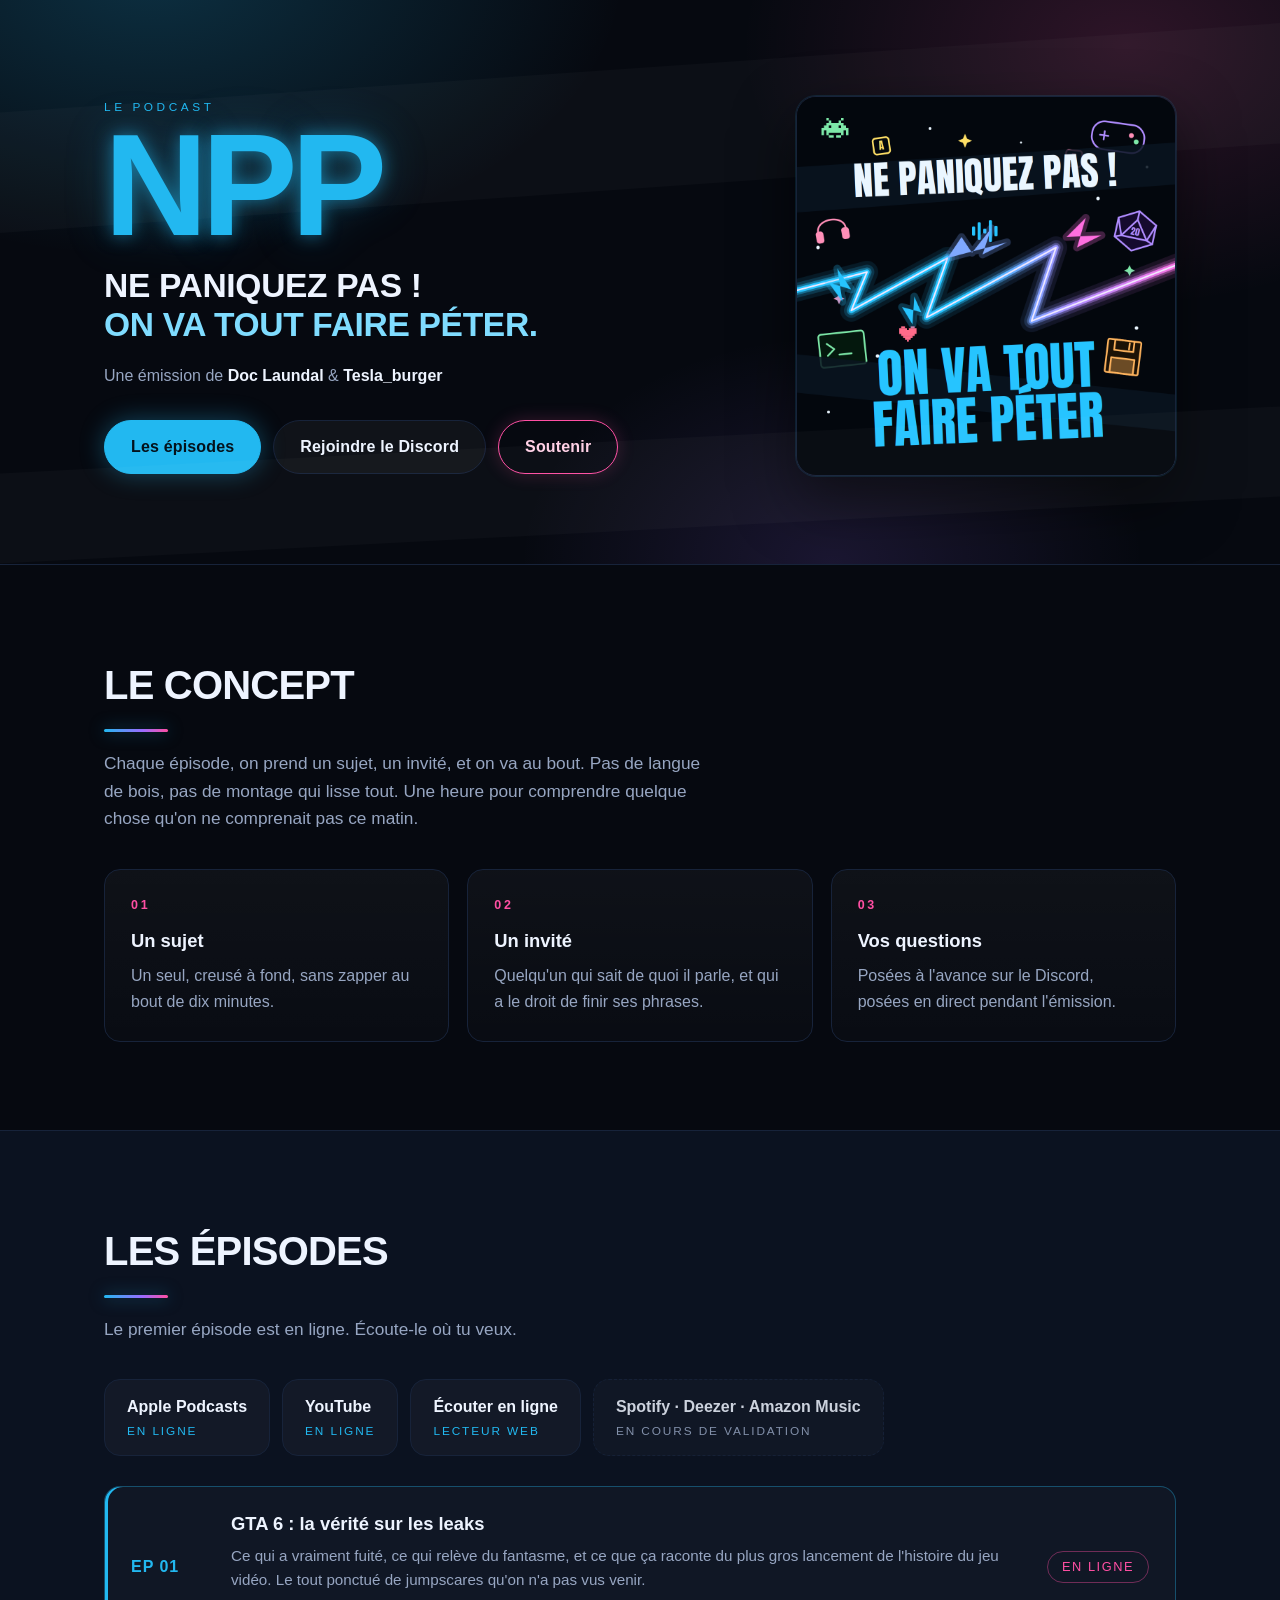
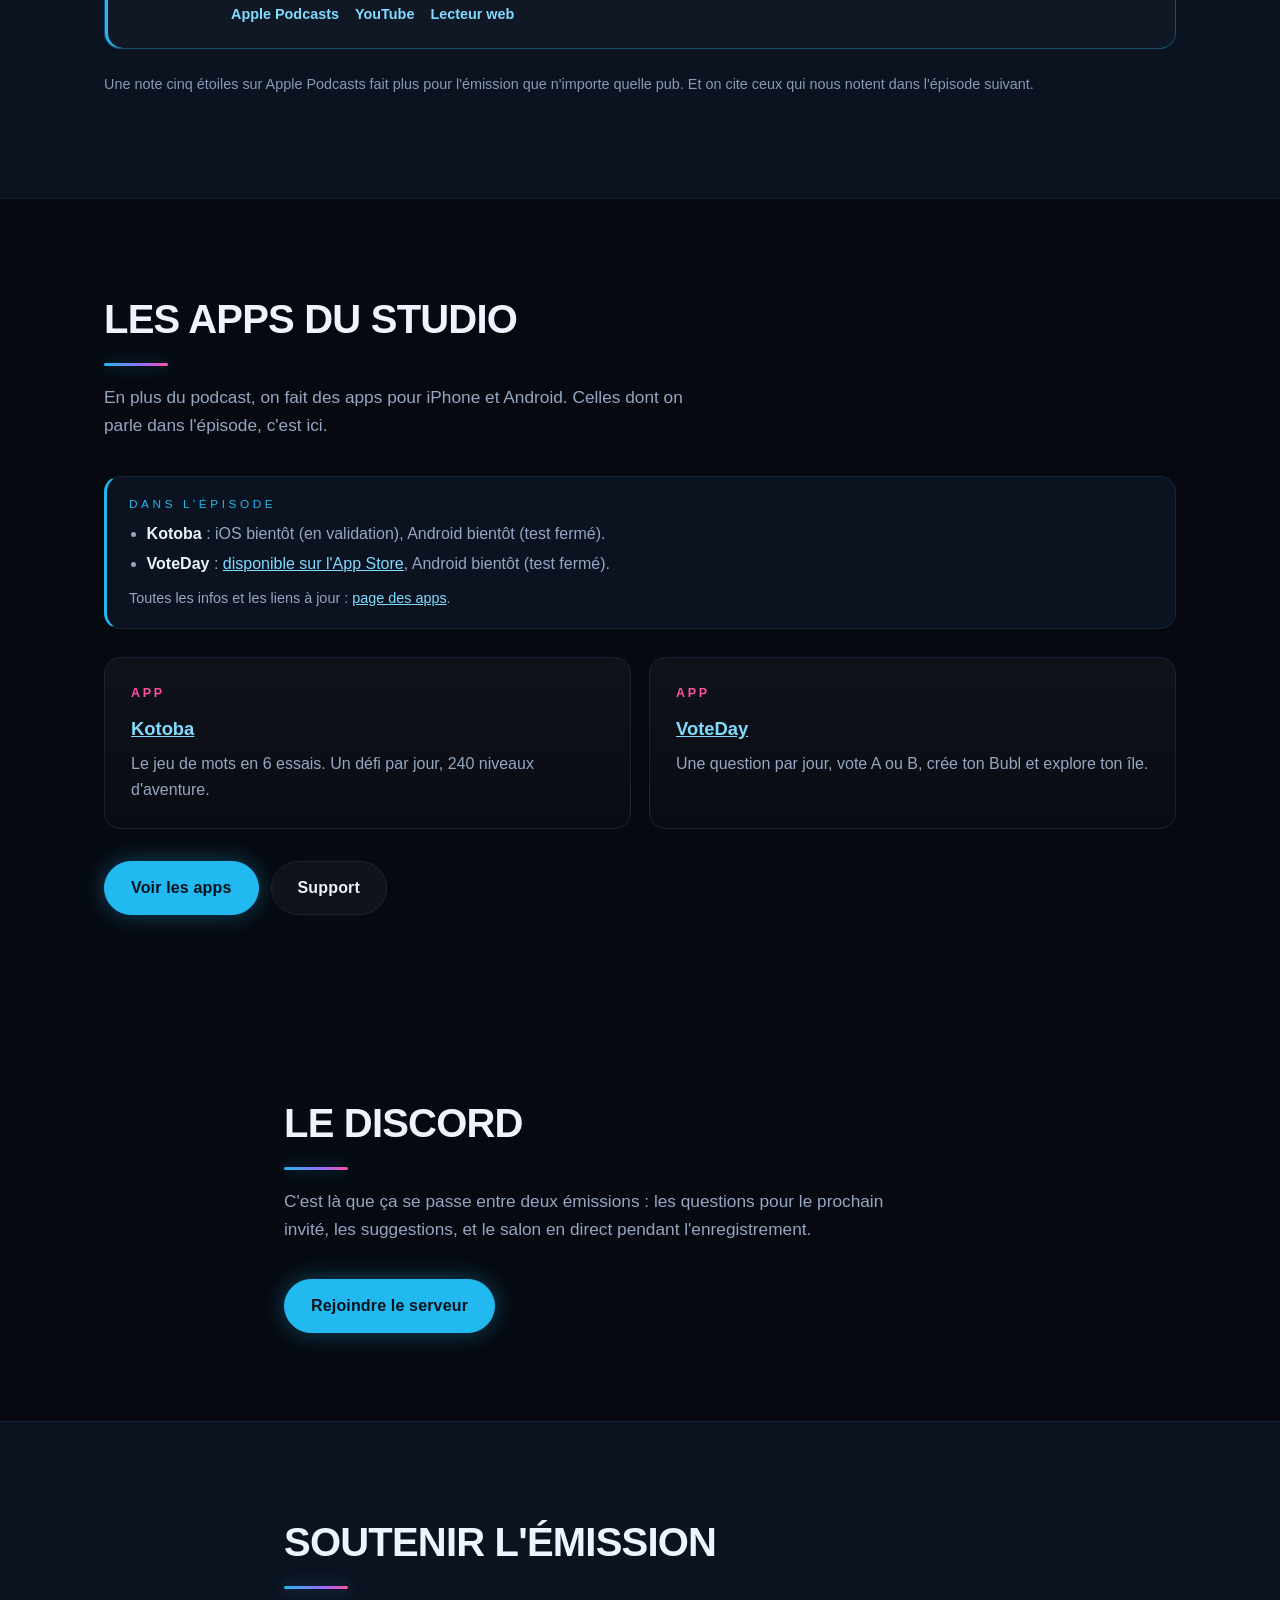
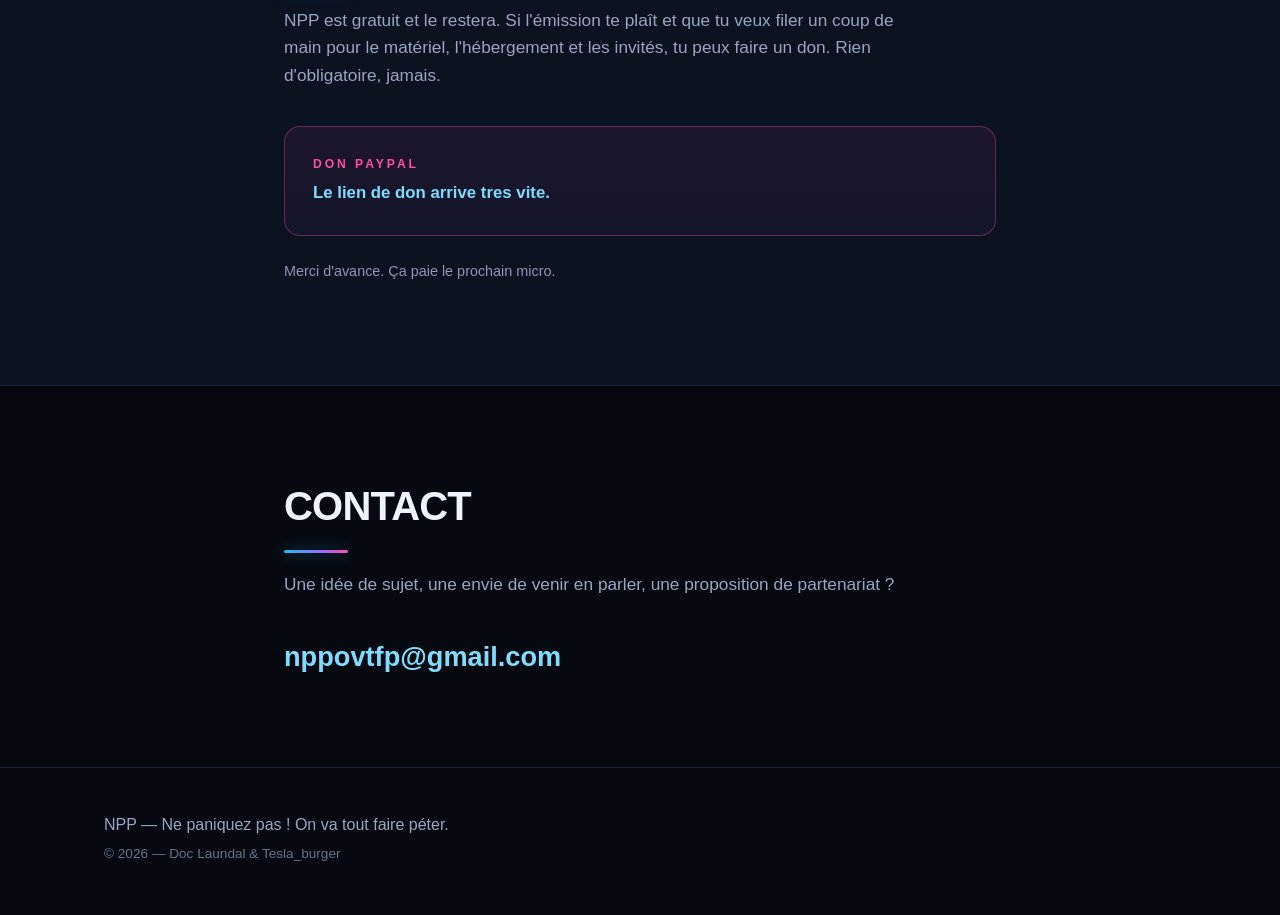
<file: index.html>
<!DOCTYPE html>
<html lang="fr">
<head>
<meta charset="utf-8">
<meta name="viewport" content="width=device-width, initial-scale=1">
<title>NPP — Ne paniquez pas ! On va tout faire péter</title>
<meta name="description" content="NPP, l'émission podcast de Doc Laundal et Tesla_burger. Ne paniquez pas, on va tout faire péter.">
<meta property="og:title" content="NPP — Ne paniquez pas !">
<meta property="og:description" content="L'émission podcast de Doc Laundal et Tesla_burger.">
<meta property="og:image" content="https://stesouna9.github.io/npp-podcast/img/banniere.png">
<meta property="og:image:alt" content="NPP — Ne paniquez pas ! On va tout faire péter">
<link rel="canonical" href="https://stesouna9.github.io/npp-podcast/">
<meta property="og:url" content="https://stesouna9.github.io/npp-podcast/">
<meta property="og:type" content="website">
<meta property="og:site_name" content="NPP">
<meta property="og:locale" content="fr_FR">
<meta name="twitter:card" content="summary_large_image">
<meta name="twitter:title" content="NPP — Ne paniquez pas !">
<meta name="twitter:description" content="L'émission podcast de Doc Laundal et Tesla_burger.">
<meta name="twitter:image" content="https://stesouna9.github.io/npp-podcast/img/banniere.png">
<meta name="twitter:image:alt" content="NPP — Ne paniquez pas ! On va tout faire péter">
<link rel="stylesheet" href="style.css?v=5">
<link rel="icon" href="img/favicon.png">
<link rel="apple-touch-icon" href="apple-touch-icon.png">
<script>window.goatcounter={path:function(p){var h=location.host;if(/github\.io$/.test(h)){var s=p.split("/");h=s[1]+"."+h;p="/"+s.slice(2).join("/")}return h+p}}</script><script data-goatcounter="https://stats.2-29-41-109.sslip.io/count" async src="https://stats.2-29-41-109.sslip.io/count.js"></script>
</head>
<body>

<header class="hero">
  <div class="wrap hero-inner">
    <div class="hero-text">
      <p class="kicker">Le podcast</p>
      <h1>NPP</h1>
      <p class="baseline">Ne paniquez pas !<br><span>On va tout faire péter.</span></p>
      <p class="hosts">Une émission de <strong>Doc Laundal</strong> &amp; <strong>Tesla_burger</strong></p>
      <div class="cta">
        <a class="btn btn-primary" href="#ecouter">Les épisodes</a>
        <a class="btn" href="https://discord.gg/a42kMBcp4a" target="_blank" rel="noopener">Rejoindre le Discord</a>
        <a class="btn btn-pink" href="#soutenir">Soutenir</a>
      </div>
    </div>
    <img class="hero-logo" src="img/logo.png" alt="NPP — Ne paniquez pas ! On va tout faire péter">
  </div>
</header>

<main>

<section class="section" id="concept">
  <div class="wrap">
    <h2>Le concept</h2>
    <p class="lead">
      Chaque épisode, on prend un sujet, un invité, et on va au bout.
      Pas de langue de bois, pas de montage qui lisse tout.
      Une heure pour comprendre quelque chose qu'on ne comprenait pas ce matin.
    </p>
    <div class="grid">
      <article class="card">
        <span class="num">01</span>
        <h3>Un sujet</h3>
        <p>Un seul, creusé à fond, sans zapper au bout de dix minutes.</p>
      </article>
      <article class="card">
        <span class="num">02</span>
        <h3>Un invité</h3>
        <p>Quelqu'un qui sait de quoi il parle, et qui a le droit de finir ses phrases.</p>
      </article>
      <article class="card">
        <span class="num">03</span>
        <h3>Vos questions</h3>
        <p>Posées à l'avance sur le Discord, posées en direct pendant l'émission.</p>
      </article>
    </div>
  </div>
</section>

<section class="section alt" id="ecouter">
  <div class="wrap">
    <h2>Les épisodes</h2>
    <p class="lead">Le premier épisode est en ligne. Écoute-le où tu veux.</p>

    <div class="plateformes">
      <a class="plat" href="https://podcasts.apple.com/fr/podcast/id6804104531" target="_blank" rel="noopener">
        <span class="plat-nom">Apple&nbsp;Podcasts</span>
        <span class="plat-etat">en ligne</span>
      </a>
      <a class="plat" href="https://www.youtube.com/@NPPOVTFP" target="_blank" rel="noopener">
        <span class="plat-nom">YouTube</span>
        <span class="plat-etat">en ligne</span>
      </a>
      <a class="plat" href="https://podcast.ausha.co/nppovtfp" target="_blank" rel="noopener">
        <span class="plat-nom">Écouter en ligne</span>
        <span class="plat-etat">lecteur web</span>
      </a>
      <span class="plat plat-attente">
        <span class="plat-nom">Spotify · Deezer · Amazon Music</span>
        <span class="plat-etat">en cours de validation</span>
      </span>
    </div>

    <ol class="episodes">
      <li class="episode next">
        <div class="ep-num">EP 01</div>
        <div class="ep-body">
          <h3>GTA 6 : la vérité sur les leaks</h3>
          <p>
            Ce qui a vraiment fuité, ce qui relève du fantasme, et ce que ça raconte
            du plus gros lancement de l'histoire du jeu vidéo. Le tout ponctué de
            jumpscares qu'on n'a pas vus venir.
          </p>
          <p class="ep-liens">
            <a href="https://podcasts.apple.com/fr/podcast/id6804104531" target="_blank" rel="noopener">Apple Podcasts</a>
            <a href="https://www.youtube.com/@NPPOVTFP" target="_blank" rel="noopener">YouTube</a>
            <a href="https://podcast.ausha.co/nppovtfp" target="_blank" rel="noopener">Lecteur web</a>
          </p>
        </div>
        <div class="ep-meta">en ligne</div>
      </li>
    </ol>

    <p class="note">
      Une note cinq étoiles sur Apple Podcasts fait plus pour l'émission que n'importe quelle pub.
      Et on cite ceux qui nous notent dans l'épisode suivant.
    </p>
  </div>
</section>

<section class="section" id="apps">
  <div class="wrap">
    <h2>Les apps du studio</h2>
    <p class="lead">En plus du podcast, on fait des apps pour iPhone et Android. Celles dont on parle dans l'épisode, c'est ici.</p>
    <aside class="episode-apps" aria-labelledby="dans-episode">
      <p class="kicker" id="dans-episode">Dans l'épisode</p>
      <ul>
        <li><strong>Kotoba</strong> : iOS bientôt (en validation), Android bientôt (test fermé).</li>
        <li><strong>VoteDay</strong> : <a href="https://apps.apple.com/fr/app/voteday/id6760981728" target="_blank" rel="noopener">disponible sur l'App Store</a>, Android bientôt (test fermé).</li>
      </ul>
      <p class="small">Toutes les infos et les liens à jour : <a href="apps/">page des apps</a>.</p>
    </aside>
    <div class="grid">
      <article class="card">
        <span class="num">APP</span>
        <h3><a href="kotoba/">Kotoba</a></h3>
        <p>Le jeu de mots en 6 essais. Un défi par jour, 240 niveaux d'aventure.</p>
      </article>
      <article class="card">
        <span class="num">APP</span>
        <h3><a href="voteday/">VoteDay</a></h3>
        <p>Une question par jour, vote A ou B, crée ton Bubl et explore ton île.</p>
      </article>
    </div>
    <p class="cta"><a class="btn btn-primary" href="apps/">Voir les apps</a> <a class="btn" href="support/">Support</a></p>
  </div>
</section>

<section class="section" id="discord">
  <div class="wrap narrow">
    <h2>Le Discord</h2>
    <p class="lead">
      C'est là que ça se passe entre deux émissions : les questions pour le prochain invité,
      les suggestions, et le salon en direct pendant l'enregistrement.
    </p>
    <p class="cta">
      <a class="btn btn-primary" href="https://discord.gg/a42kMBcp4a" target="_blank" rel="noopener">Rejoindre le serveur</a>
    </p>
  </div>
</section>

<section class="section alt" id="soutenir">
  <div class="wrap narrow">
    <h2>Soutenir l'émission</h2>
    <p class="lead">
      NPP est gratuit et le restera. Si l'émission te plaît et que tu veux filer un coup de
      main pour le matériel, l'hébergement et les invités, tu peux faire un don.
      Rien d'obligatoire, jamais.
    </p>
    <div class="donate">
      <p class="donate-label">Don PayPal</p>
      <p class="donate-soon">Le lien de don arrive tres vite.</p>
    </div>
    <p class="note">Merci d'avance. Ça paie le prochain micro.</p>
  </div>
</section>

<section class="section" id="contact">
  <div class="wrap narrow">
    <h2>Contact</h2>
    <p class="lead">
      Une idée de sujet, une envie de venir en parler, une proposition de partenariat ?
    </p>
    <p class="mail"><a href="mailto:nppovtfp@gmail.com">nppovtfp@gmail.com</a></p>
  </div>
</section>

</main>

<footer>
  <div class="wrap">
    <p>NPP — Ne paniquez pas ! On va tout faire péter.</p>
    <p class="small">© <span id="year">2026</span> — Doc Laundal &amp; Tesla_burger</p>
  </div>
</footer>

<script>
  document.getElementById('year').textContent = new Date().getFullYear();
</script>

</body>
</html>
</file>
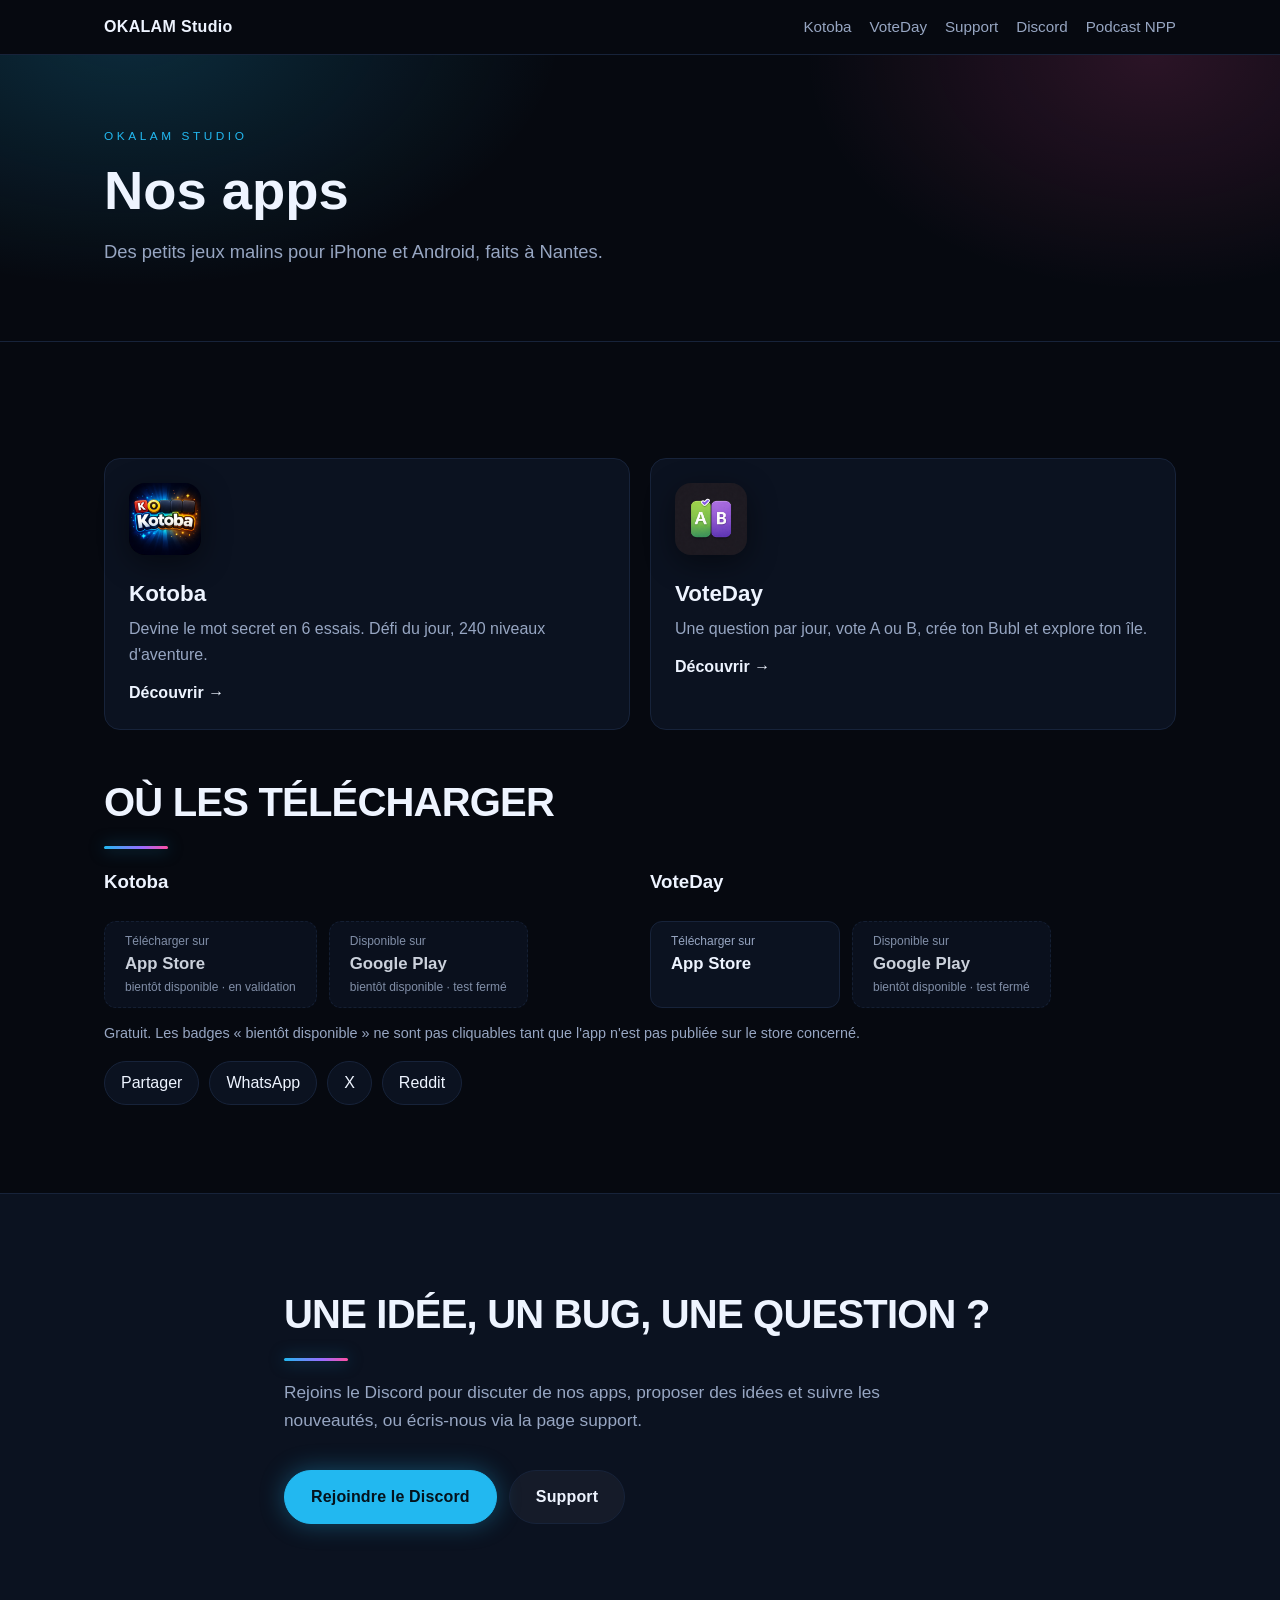
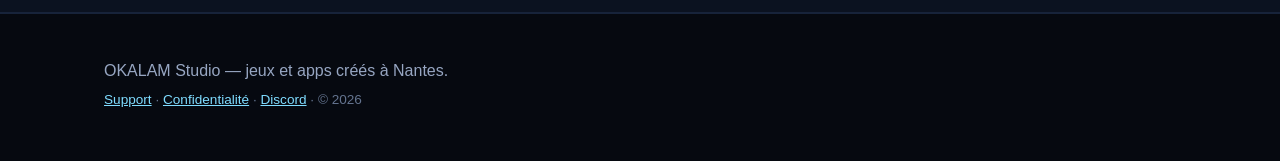
<file: apps/index.html>
<!DOCTYPE html>
<html lang="fr">
<head>
<meta charset="utf-8">
<meta name="viewport" content="width=device-width, initial-scale=1">
<title>Nos apps — Kotoba et VoteDay</title>
<meta name="description" content="Kotoba (jeu de mots) et VoteDay (vote quotidien) : les apps de OKALAM Studio pour iPhone et Android.">
<meta property="og:title" content="Nos apps — Kotoba et VoteDay">
<meta property="og:description" content="Kotoba (jeu de mots) et VoteDay (vote quotidien) : les apps de OKALAM Studio pour iPhone et Android.">
<meta property="og:image" content="https://stesouna9.github.io/npp-podcast/img/apps/apps-og.jpg">
<meta property="og:image:alt" content="Kotoba et VoteDay, les apps de OKALAM Studio">
<link rel="canonical" href="https://stesouna9.github.io/npp-podcast/apps/">
<meta property="og:url" content="https://stesouna9.github.io/npp-podcast/apps/">
<meta property="og:type" content="website">
<meta property="og:site_name" content="OKALAM Studio">
<meta property="og:locale" content="fr_FR">
<meta name="twitter:card" content="summary_large_image">
<meta name="twitter:title" content="Nos apps — Kotoba et VoteDay">
<meta name="twitter:description" content="Kotoba (jeu de mots) et VoteDay (vote quotidien) : les apps de OKALAM Studio pour iPhone et Android.">
<meta name="twitter:image" content="https://stesouna9.github.io/npp-podcast/img/apps/apps-og.jpg">
<meta name="twitter:image:alt" content="Kotoba et VoteDay, les apps de OKALAM Studio">
<link rel="stylesheet" href="../style.css?v=5">
<link rel="stylesheet" href="../apps.css?v=2">
<link rel="icon" href="../img/favicon.png">
<script>window.goatcounter={path:function(p){var h=location.host;if(/github\.io$/.test(h)){var s=p.split("/");h=s[1]+"."+h;p="/"+s.slice(2).join("/")}return h+p}}</script><script data-goatcounter="https://stats.2-29-41-109.sslip.io/count" async src="https://stats.2-29-41-109.sslip.io/count.js"></script>
</head>
<body>
<div class="topbar"><div class="wrap">
  <a class="brand" href="../apps/">OKALAM Studio</a>
  <nav>
    <a href="../kotoba/">Kotoba</a>
    <a href="../voteday/">VoteDay</a>
    <a href="../support/">Support</a>
    <a href="https://discord.gg/a42kMBcp4a" target="_blank" rel="noopener">Discord</a>
    <a href="../">Podcast NPP</a>
  </nav>
</div></div>

<header class="app-hero"><div class="wrap">
  <p class="kicker">OKALAM Studio</p>
  <h1>Nos apps</h1>
  <p class="tag">Des petits jeux malins pour iPhone et Android, faits à Nantes.</p>
</div></header>
<main><section class="section"><div class="wrap">
  <div class="apps-grid">
    <a class="app-card" href="../kotoba/"><img class="app-icon" src="../img/apps/kotoba-icon.png" alt="" width="72" height="72"><h3>Kotoba</h3>
      <p>Devine le mot secret en 6 essais. Défi du jour, 240 niveaux d'aventure.</p><strong>Découvrir →</strong></a>
    <a class="app-card" href="../voteday/"><img class="app-icon" src="../img/apps/voteday-icon.png" alt="" width="72" height="72"><h3>VoteDay</h3>
      <p>Une question par jour, vote A ou B, crée ton Bubl et explore ton île.</p><strong>Découvrir →</strong></a>
  </div>
  <h2 id="dispo" class="dispo-title">Où les télécharger</h2>
  <div class="dispo">
    <div class="dispo-app">
      <h3>Kotoba</h3>
      <div class="stores">
        <span class="store soon ios" id="ios-kotoba" aria-disabled="true"><small>Télécharger sur</small><strong>App Store</strong><small>bientôt disponible · en validation</small></span>
        <span class="store soon android" id="android-kotoba" aria-disabled="true"><small>Disponible sur</small><strong>Google Play</strong><small>bientôt disponible · test fermé</small></span>
      </div>
    </div>
    <div class="dispo-app">
      <h3>VoteDay</h3>
      <div class="stores">
        <a class="store ios" id="ios-voteday" href="https://apps.apple.com/fr/app/voteday/id6760981728" target="_blank" rel="noopener"><small>Télécharger sur</small><strong>App Store</strong></a>
        <span class="store soon android" id="android-voteday" aria-disabled="true"><small>Disponible sur</small><strong>Google Play</strong><small>bientôt disponible · test fermé</small></span>
      </div>
    </div>
  </div>
  <p class="stores-note">Gratuit. Les badges « bientôt disponible » ne sont pas cliquables tant que l'app n'est pas publiée sur le store concerné.</p>
  <script>
    (function () {
      var ua = navigator.userAgent || '';
      var p = /android/i.test(ua) ? 'android' : (/iphone|ipad|ipod/i.test(ua) || (/macintosh/i.test(ua) && navigator.maxTouchPoints > 1) ? 'ios' : '');
      if (!p) return;
      ['kotoba', 'voteday'].forEach(function (a) { var el = document.getElementById(p + '-' + a); if (el) el.classList.add('recommended'); });
    })();
  </script>
  <div class="share">
      <button type="button" id="share-btn">Partager</button>
      <a href="https://wa.me/?text=D%C3%A9couvre%20Kotoba%20et%20VoteDay%20https%3A%2F%2Fstesouna9.github.io%2Fnpp-podcast%2Fapps%2F" target="_blank" rel="noopener">WhatsApp</a>
      <a href="https://twitter.com/intent/tweet?text=D%C3%A9couvre%20Kotoba%20et%20VoteDay&url=https%3A%2F%2Fstesouna9.github.io%2Fnpp-podcast%2Fapps%2F" target="_blank" rel="noopener">X</a>
      <a href="https://www.reddit.com/submit?title=D%C3%A9couvre%20Kotoba%20et%20VoteDay&url=https%3A%2F%2Fstesouna9.github.io%2Fnpp-podcast%2Fapps%2F" target="_blank" rel="noopener">Reddit</a>
    </div>
    <script>
      document.getElementById('share-btn').addEventListener('click', function () {
        var d = { title: document.title, url: location.href };
        if (navigator.share) { navigator.share(d).catch(function () {}); }
        else if (navigator.clipboard) { navigator.clipboard.writeText(location.href); this.textContent = 'Lien copié !'; }
      });
    </script>
</div></section>
<section class="section alt"><div class="wrap narrow">
    <h2>Une idée, un bug, une question ?</h2>
    <p class="lead">Rejoins le Discord pour discuter de nos apps, proposer des idées et suivre les nouveautés, ou écris-nous via la page support.</p>
    <p class="cta"><a class="btn btn-primary" href="https://discord.gg/a42kMBcp4a" target="_blank" rel="noopener">Rejoindre le Discord</a> <a class="btn" href="../support/">Support</a></p>
  </div></section>
</main>

<footer>
  <div class="wrap">
    <p>OKALAM Studio — jeux et apps créés à Nantes.</p>
    <p class="small"><a href="../support/">Support</a> · <a href="../confidentialite/">Confidentialité</a> · <a href="https://discord.gg/a42kMBcp4a" target="_blank" rel="noopener">Discord</a> · © <span id="year">2026</span></p>
  </div>
</footer>
<script>document.getElementById('year').textContent = new Date().getFullYear();</script>
</body>
</html>
</file>
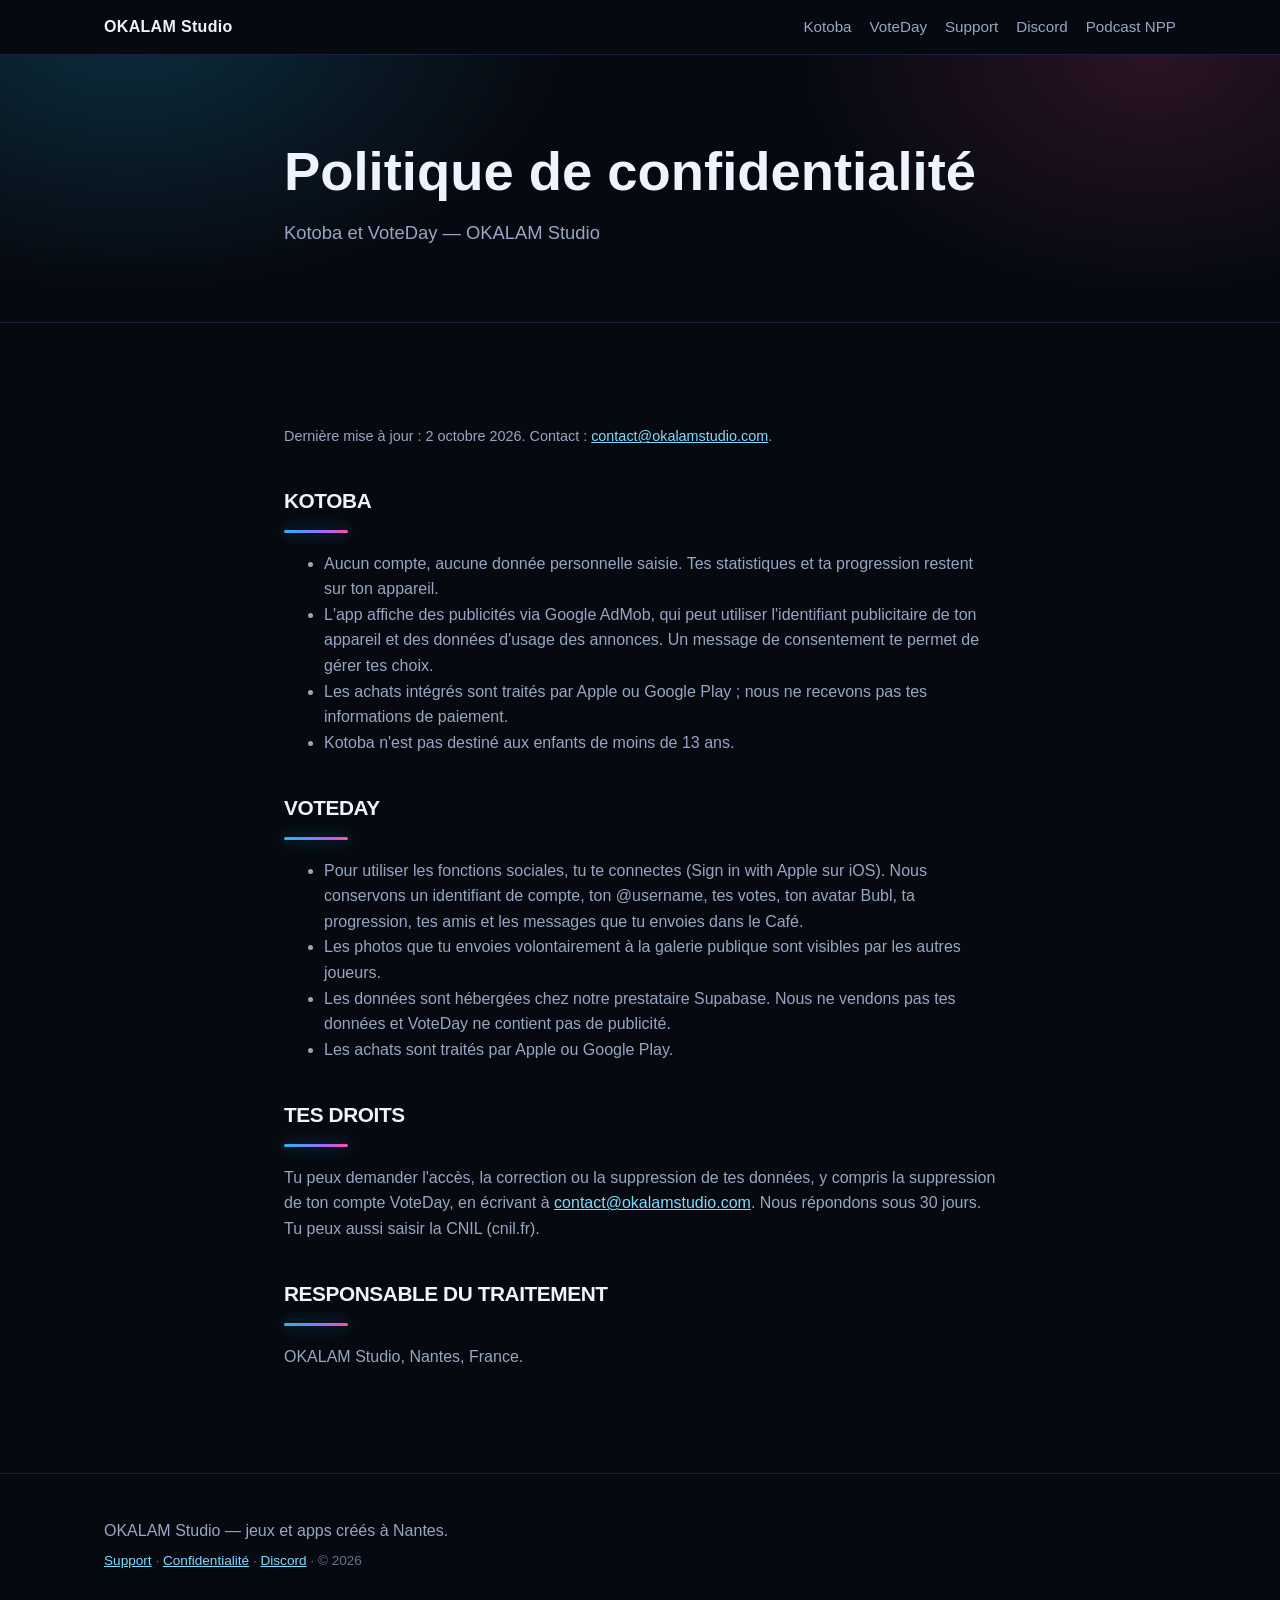
<file: confidentialite/index.html>
<!DOCTYPE html>
<html lang="fr">
<head>
<meta charset="utf-8">
<meta name="viewport" content="width=device-width, initial-scale=1">
<title>Politique de confidentialité — Kotoba et VoteDay</title>
<meta name="description" content="Données collectées par Kotoba et VoteDay et vos droits.">
<meta property="og:title" content="Politique de confidentialité — Kotoba et VoteDay">
<meta property="og:description" content="Données collectées par Kotoba et VoteDay et vos droits.">
<meta property="og:image" content="https://stesouna9.github.io/npp-podcast/img/apps/kotoba-feature.jpg">
<meta property="og:image:alt" content="Kotoba, le jeu de mots en 6 essais">
<link rel="canonical" href="https://stesouna9.github.io/npp-podcast/confidentialite/">
<meta property="og:url" content="https://stesouna9.github.io/npp-podcast/confidentialite/">
<meta property="og:type" content="website">
<meta property="og:site_name" content="OKALAM Studio">
<meta property="og:locale" content="fr_FR">
<meta name="twitter:card" content="summary_large_image">
<meta name="twitter:title" content="Politique de confidentialité — Kotoba et VoteDay">
<meta name="twitter:description" content="Données collectées par Kotoba et VoteDay et vos droits.">
<meta name="twitter:image" content="https://stesouna9.github.io/npp-podcast/img/apps/kotoba-feature.jpg">
<meta name="twitter:image:alt" content="Kotoba, le jeu de mots en 6 essais">
<link rel="stylesheet" href="../style.css?v=5">
<link rel="stylesheet" href="../apps.css?v=2">
<link rel="icon" href="../img/favicon.png">
<script>window.goatcounter={path:function(p){var h=location.host;if(/github\.io$/.test(h)){var s=p.split("/");h=s[1]+"."+h;p="/"+s.slice(2).join("/")}return h+p}}</script><script data-goatcounter="https://stats.2-29-41-109.sslip.io/count" async src="https://stats.2-29-41-109.sslip.io/count.js"></script>
</head>
<body>
<div class="topbar"><div class="wrap">
  <a class="brand" href="../apps/">OKALAM Studio</a>
  <nav>
    <a href="../kotoba/">Kotoba</a>
    <a href="../voteday/">VoteDay</a>
    <a href="../support/">Support</a>
    <a href="https://discord.gg/a42kMBcp4a" target="_blank" rel="noopener">Discord</a>
    <a href="../">Podcast NPP</a>
  </nav>
</div></div>

<header class="app-hero"><div class="wrap narrow"><h1>Politique de confidentialité</h1>
  <p class="tag">Kotoba et VoteDay — OKALAM Studio</p></div></header>
<main><section class="section legal"><div class="wrap narrow">
  <p class="updated">Dernière mise à jour : 2 octobre 2026. Contact : <a href="mailto:contact@okalamstudio.com">contact@okalamstudio.com</a>.</p>

  <h2>Kotoba</h2>
  <ul>
    <li>Aucun compte, aucune donnée personnelle saisie. Tes statistiques et ta progression restent sur ton appareil.</li>
    <li>L'app affiche des publicités via Google AdMob, qui peut utiliser l'identifiant publicitaire de ton appareil et des données d'usage des annonces. Un message de consentement te permet de gérer tes choix.</li>
    <li>Les achats intégrés sont traités par Apple ou Google Play ; nous ne recevons pas tes informations de paiement.</li>
    <li>Kotoba n'est pas destiné aux enfants de moins de 13 ans.</li>
  </ul>

  <h2>VoteDay</h2>
  <ul>
    <li>Pour utiliser les fonctions sociales, tu te connectes (Sign in with Apple sur iOS). Nous conservons un identifiant de compte, ton @username, tes votes, ton avatar Bubl, ta progression, tes amis et les messages que tu envoies dans le Café.</li>
    <li>Les photos que tu envoies volontairement à la galerie publique sont visibles par les autres joueurs.</li>
    <li>Les données sont hébergées chez notre prestataire Supabase. Nous ne vendons pas tes données et VoteDay ne contient pas de publicité.</li>
    <li>Les achats sont traités par Apple ou Google Play.</li>
  </ul>

  <h2>Tes droits</h2>
  <p>Tu peux demander l'accès, la correction ou la suppression de tes données, y compris la suppression de ton compte VoteDay, en écrivant à <a href="mailto:contact@okalamstudio.com">contact@okalamstudio.com</a>. Nous répondons sous 30 jours. Tu peux aussi saisir la CNIL (cnil.fr).</p>

  <h2>Responsable du traitement</h2>
  <p>OKALAM Studio, Nantes, France.</p>
</div></section></main>

<footer>
  <div class="wrap">
    <p>OKALAM Studio — jeux et apps créés à Nantes.</p>
    <p class="small"><a href="../support/">Support</a> · <a href="../confidentialite/">Confidentialité</a> · <a href="https://discord.gg/a42kMBcp4a" target="_blank" rel="noopener">Discord</a> · © <span id="year">2026</span></p>
  </div>
</footer>
<script>document.getElementById('year').textContent = new Date().getFullYear();</script>
</body>
</html>
</file>
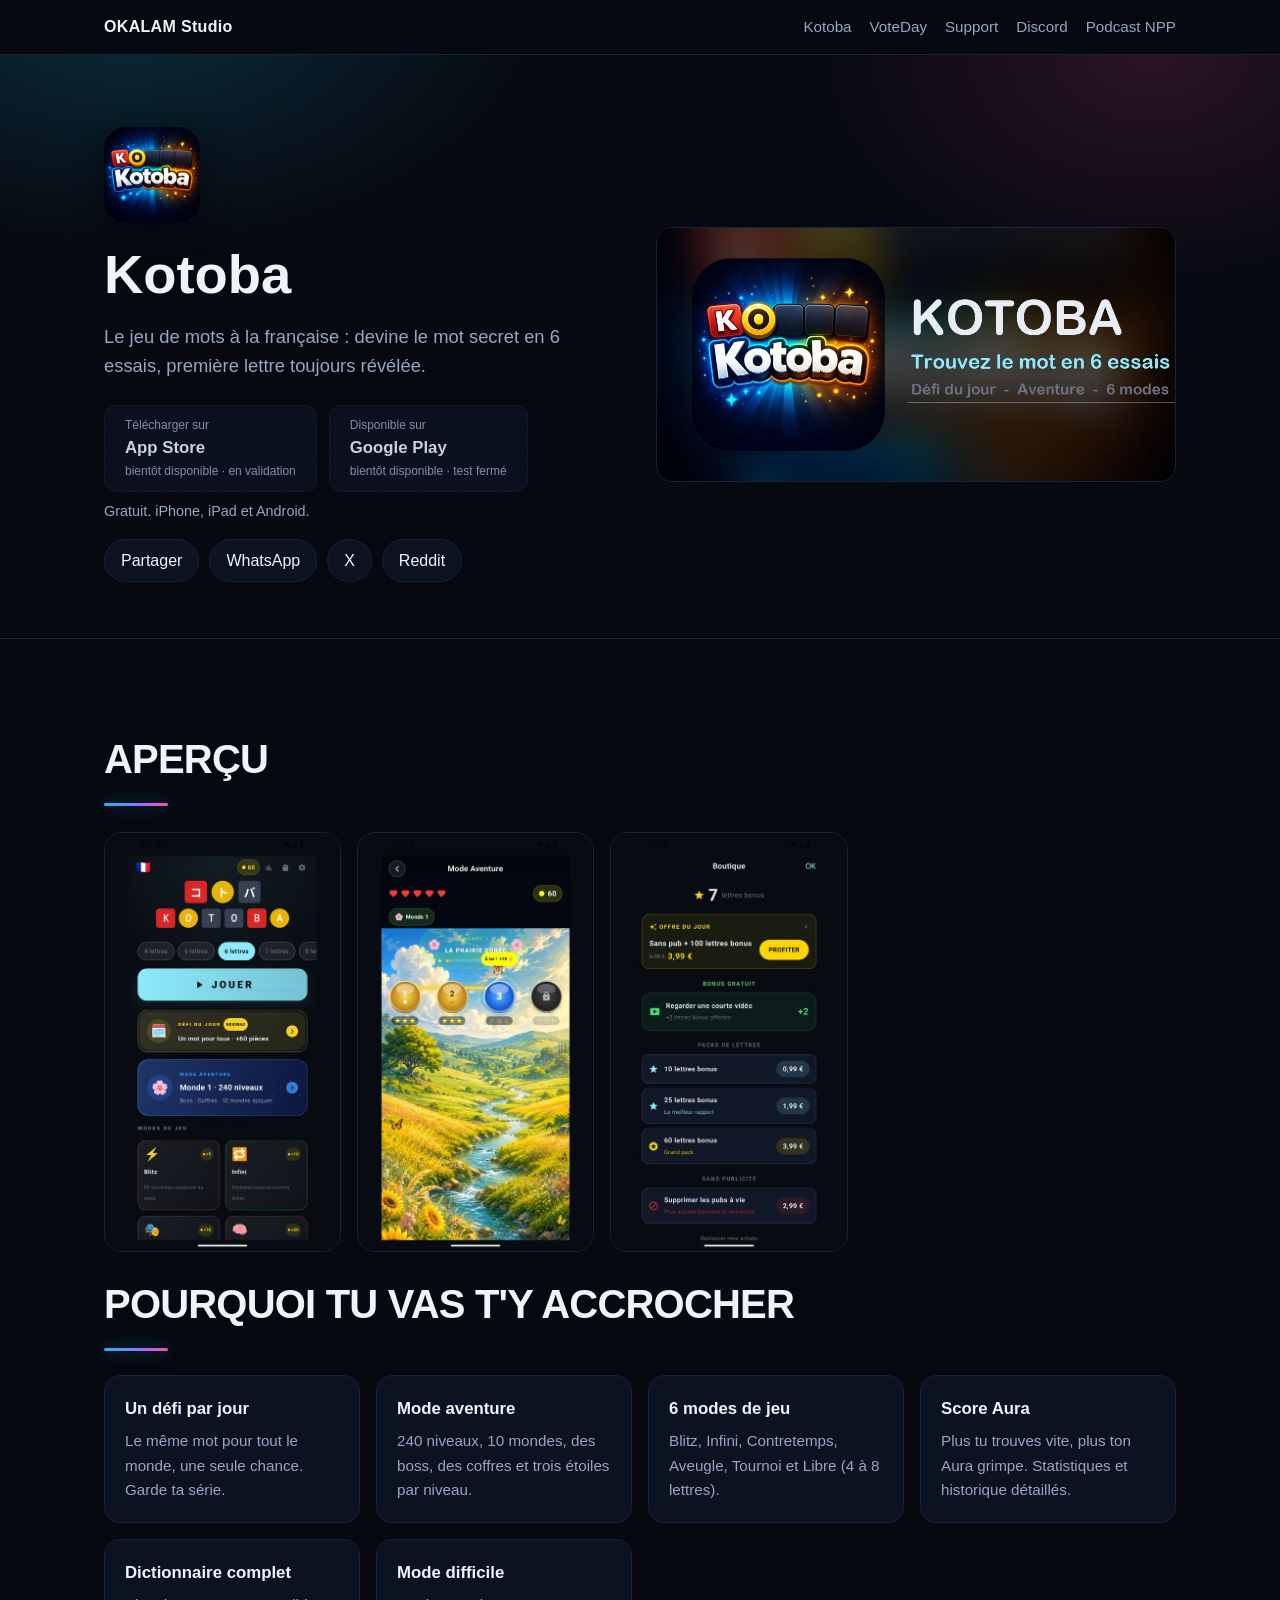
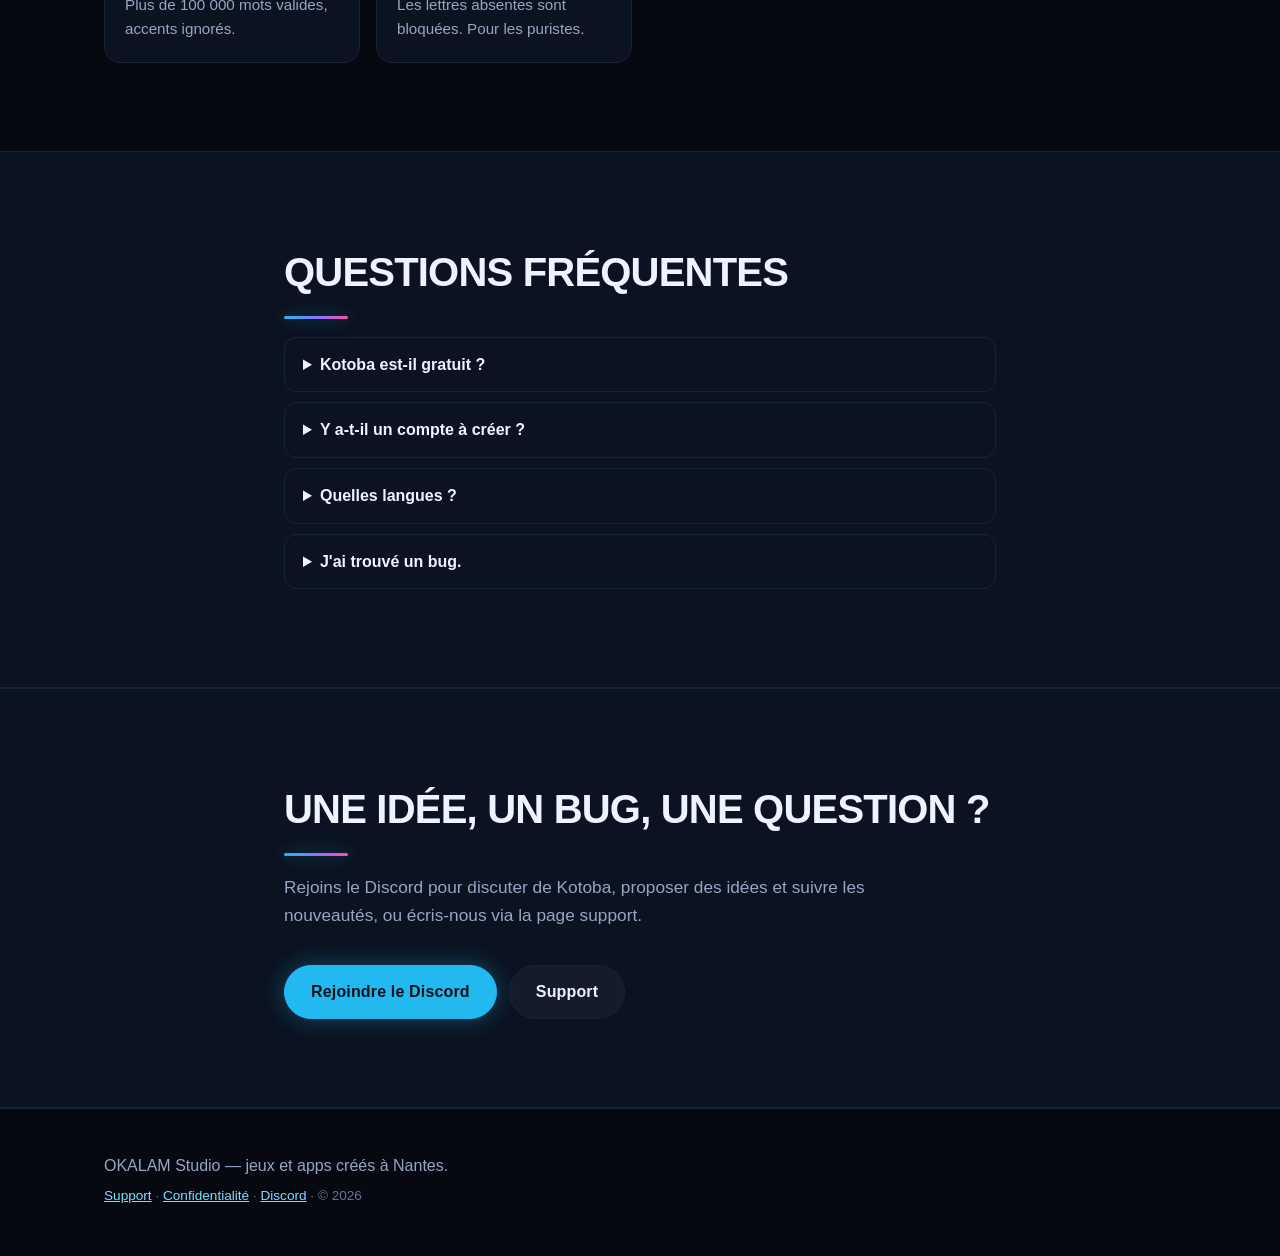
<file: kotoba/index.html>
<!DOCTYPE html>
<html lang="fr">
<head>
<meta charset="utf-8">
<meta name="viewport" content="width=device-width, initial-scale=1">
<title>Kotoba — le jeu de mots en 6 essais (iOS & Android)</title>
<meta name="description" content="Devinez le mot secret en 6 essais. Défi du jour, mode aventure de 240 niveaux et 6 modes de jeu. Gratuit sur iPhone et Android.">
<meta property="og:title" content="Kotoba — le jeu de mots en 6 essais (iOS & Android)">
<meta property="og:description" content="Devinez le mot secret en 6 essais. Défi du jour, mode aventure de 240 niveaux et 6 modes de jeu. Gratuit sur iPhone et Android.">
<meta property="og:image" content="https://stesouna9.github.io/npp-podcast/img/apps/kotoba-feature.jpg">
<meta property="og:image:alt" content="Kotoba, le jeu de mots en 6 essais">
<link rel="canonical" href="https://stesouna9.github.io/npp-podcast/kotoba/">
<meta property="og:url" content="https://stesouna9.github.io/npp-podcast/kotoba/">
<meta property="og:type" content="website">
<meta property="og:site_name" content="OKALAM Studio">
<meta property="og:locale" content="fr_FR">
<meta name="twitter:card" content="summary_large_image">
<meta name="twitter:title" content="Kotoba — le jeu de mots en 6 essais (iOS & Android)">
<meta name="twitter:description" content="Devinez le mot secret en 6 essais. Défi du jour, mode aventure de 240 niveaux et 6 modes de jeu. Gratuit sur iPhone et Android.">
<meta name="twitter:image" content="https://stesouna9.github.io/npp-podcast/img/apps/kotoba-feature.jpg">
<meta name="twitter:image:alt" content="Kotoba, le jeu de mots en 6 essais">
<link rel="stylesheet" href="../style.css?v=5">
<link rel="stylesheet" href="../apps.css?v=2">
<link rel="icon" href="../img/favicon.png">
<script>window.goatcounter={path:function(p){var h=location.host;if(/github\.io$/.test(h)){var s=p.split("/");h=s[1]+"."+h;p="/"+s.slice(2).join("/")}return h+p}}</script><script data-goatcounter="https://stats.2-29-41-109.sslip.io/count" async src="https://stats.2-29-41-109.sslip.io/count.js"></script>
</head>
<body>
<div class="topbar"><div class="wrap">
  <a class="brand" href="../apps/">OKALAM Studio</a>
  <nav>
    <a href="../kotoba/">Kotoba</a>
    <a href="../voteday/">VoteDay</a>
    <a href="../support/">Support</a>
    <a href="https://discord.gg/a42kMBcp4a" target="_blank" rel="noopener">Discord</a>
    <a href="../">Podcast NPP</a>
  </nav>
</div></div>

<header class="app-hero"><div class="wrap app-hero-inner">
  <div class="app-hero-text">
    <img class="app-icon" src="../img/apps/kotoba-icon.png" alt="Icône Kotoba">
    <h1>Kotoba</h1>
    <p class="tag">Le jeu de mots à la française : devine le mot secret en 6 essais, première lettre toujours révélée.</p>
    <div class="stores">
      <span class="store soon ios" id="ios" data-etat="en cours de validation par Apple" aria-disabled="true"><small>Télécharger sur</small><strong>App Store</strong><small>bientôt disponible · en validation</small></span>
      <span class="store soon android" id="android" data-etat="en test fermé" aria-disabled="true"><small>Disponible sur</small><strong>Google Play</strong><small>bientôt disponible · test fermé</small></span>
    </div>
    <p class="stores-note" id="stores-note">Gratuit. iPhone, iPad et Android.</p>
    <script>
      (function () {
        var ua = navigator.userAgent || '';
        var id = /android/i.test(ua) ? 'android' : (/iphone|ipad|ipod/i.test(ua) || (/macintosh/i.test(ua) && navigator.maxTouchPoints > 1) ? 'ios' : '');
        var el = id && document.getElementById(id);
        if (!el) return;
        el.classList.add('recommended');
        var n = document.getElementById('stores-note');
        if (n && el.classList.contains('soon')) n.textContent = 'Pas encore disponible sur ' + (id === 'ios' ? 'iPhone et iPad' : 'Android') + ' : ' + el.getAttribute('data-etat') + '.';
      })();
    </script>
    <div class="share">
      <button type="button" id="share-btn">Partager</button>
      <a href="https://wa.me/?text=Kotoba%20%E2%80%94%20le%20jeu%20de%20mots%20en%206%20essais%20https%3A%2F%2Fstesouna9.github.io%2Fnpp-podcast%2Fkotoba%2F" target="_blank" rel="noopener">WhatsApp</a>
      <a href="https://twitter.com/intent/tweet?text=Kotoba%20%E2%80%94%20le%20jeu%20de%20mots%20en%206%20essais&url=https%3A%2F%2Fstesouna9.github.io%2Fnpp-podcast%2Fkotoba%2F" target="_blank" rel="noopener">X</a>
      <a href="https://www.reddit.com/submit?title=Kotoba%20%E2%80%94%20le%20jeu%20de%20mots%20en%206%20essais&url=https%3A%2F%2Fstesouna9.github.io%2Fnpp-podcast%2Fkotoba%2F" target="_blank" rel="noopener">Reddit</a>
    </div>
    <script>
      document.getElementById('share-btn').addEventListener('click', function () {
        var d = { title: document.title, url: location.href };
        if (navigator.share) { navigator.share(d).catch(function () {}); }
        else if (navigator.clipboard) { navigator.clipboard.writeText(location.href); this.textContent = 'Lien copié !'; }
      });
    </script>
  </div>
  <img class="feature" src="../img/apps/kotoba-feature.jpg" alt="Kotoba, jeu de mots en 6 essais">
</div></header>
<main>
<section class="section"><div class="wrap">
  <h2>Aperçu</h2>
  <div class="shots"><img src="../img/apps/kotoba-01_home.jpg" alt="Kotoba — écran : accueil" loading="lazy"><img src="../img/apps/kotoba-03_adventure.jpg" alt="Kotoba — écran : le mode aventure" loading="lazy"><img src="../img/apps/kotoba-04_store.jpg" alt="Kotoba — écran : la boutique" loading="lazy"></div>
  <h2>Pourquoi tu vas t'y accrocher</h2>
  <div class="feat-grid"><div class="feat"><h3>Un défi par jour</h3><p>Le même mot pour tout le monde, une seule chance. Garde ta série.</p></div><div class="feat"><h3>Mode aventure</h3><p>240 niveaux, 10 mondes, des boss, des coffres et trois étoiles par niveau.</p></div><div class="feat"><h3>6 modes de jeu</h3><p>Blitz, Infini, Contretemps, Aveugle, Tournoi et Libre (4 à 8 lettres).</p></div><div class="feat"><h3>Score Aura</h3><p>Plus tu trouves vite, plus ton Aura grimpe. Statistiques et historique détaillés.</p></div><div class="feat"><h3>Dictionnaire complet</h3><p>Plus de 100 000 mots valides, accents ignorés.</p></div><div class="feat"><h3>Mode difficile</h3><p>Les lettres absentes sont bloquées. Pour les puristes.</p></div></div>
</div></section>
<section class="section alt faq"><div class="wrap narrow">
  <h2>Questions fréquentes</h2>
  <details><summary>Kotoba est-il gratuit ?</summary><p>Oui. L'app contient des publicités ; un achat unique permet de les retirer, et des lettres bonus sont proposées en option.</p></details>
  <details><summary>Y a-t-il un compte à créer ?</summary><p>Non. Tu ouvres l'app et tu joues.</p></details>
  <details><summary>Quelles langues ?</summary><p>Le jeu est pensé pour le français ; d'autres langues sont disponibles sur iOS.</p></details>
  <details><summary>J'ai trouvé un bug.</summary><p>Écris-nous via la <a href="../support/">page support</a> ou sur le Discord, avec ton modèle de téléphone.</p></details>
</div></section>
<section class="section alt"><div class="wrap narrow">
    <h2>Une idée, un bug, une question ?</h2>
    <p class="lead">Rejoins le Discord pour discuter de Kotoba, proposer des idées et suivre les nouveautés, ou écris-nous via la page support.</p>
    <p class="cta"><a class="btn btn-primary" href="https://discord.gg/a42kMBcp4a" target="_blank" rel="noopener">Rejoindre le Discord</a> <a class="btn" href="../support/">Support</a></p>
  </div></section>
</main>

<footer>
  <div class="wrap">
    <p>OKALAM Studio — jeux et apps créés à Nantes.</p>
    <p class="small"><a href="../support/">Support</a> · <a href="../confidentialite/">Confidentialité</a> · <a href="https://discord.gg/a42kMBcp4a" target="_blank" rel="noopener">Discord</a> · © <span id="year">2026</span></p>
  </div>
</footer>
<script>document.getElementById('year').textContent = new Date().getFullYear();</script>
</body>
</html>
</file>
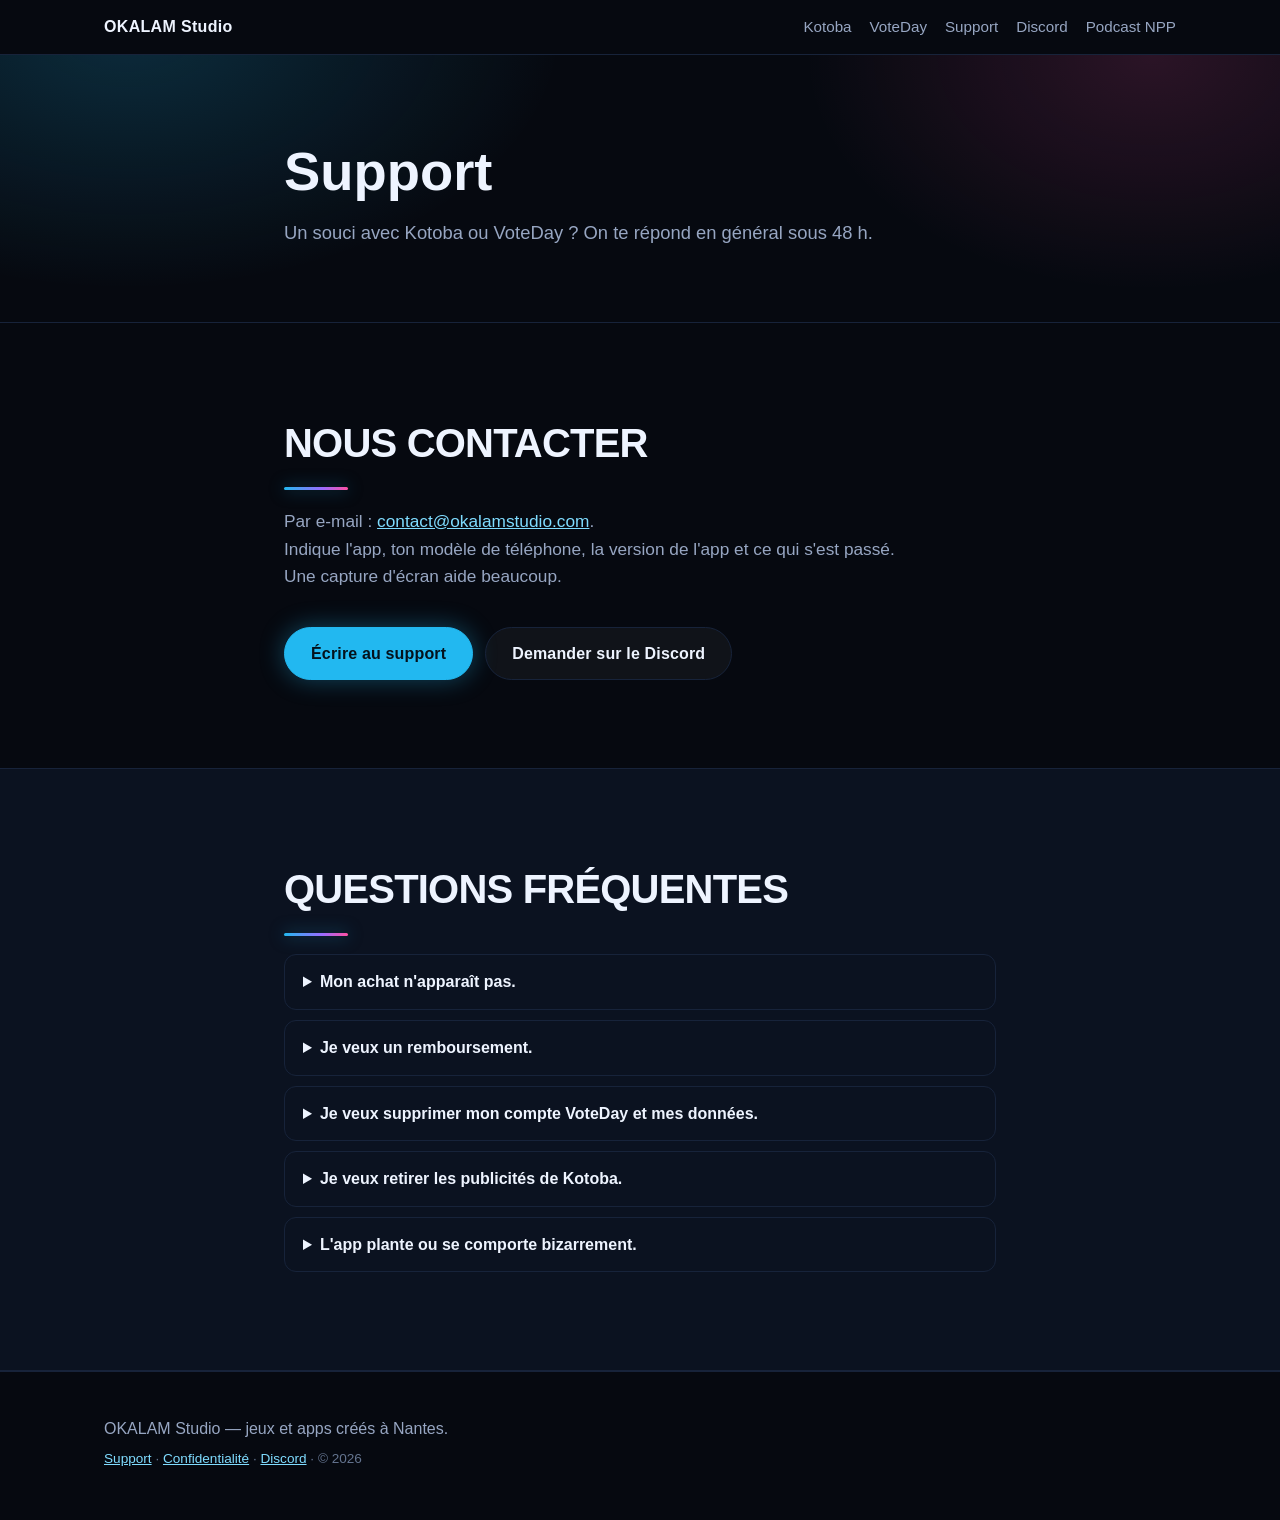
<file: support/index.html>
<!DOCTYPE html>
<html lang="fr">
<head>
<meta charset="utf-8">
<meta name="viewport" content="width=device-width, initial-scale=1">
<title>Support — Kotoba et VoteDay</title>
<meta name="description" content="Aide, questions fréquentes et contact pour Kotoba et VoteDay.">
<meta property="og:title" content="Support — Kotoba et VoteDay">
<meta property="og:description" content="Aide, questions fréquentes et contact pour Kotoba et VoteDay.">
<meta property="og:image" content="https://stesouna9.github.io/npp-podcast/img/apps/kotoba-feature.jpg">
<meta property="og:image:alt" content="Kotoba, le jeu de mots en 6 essais">
<link rel="canonical" href="https://stesouna9.github.io/npp-podcast/support/">
<meta property="og:url" content="https://stesouna9.github.io/npp-podcast/support/">
<meta property="og:type" content="website">
<meta property="og:site_name" content="OKALAM Studio">
<meta property="og:locale" content="fr_FR">
<meta name="twitter:card" content="summary_large_image">
<meta name="twitter:title" content="Support — Kotoba et VoteDay">
<meta name="twitter:description" content="Aide, questions fréquentes et contact pour Kotoba et VoteDay.">
<meta name="twitter:image" content="https://stesouna9.github.io/npp-podcast/img/apps/kotoba-feature.jpg">
<meta name="twitter:image:alt" content="Kotoba, le jeu de mots en 6 essais">
<link rel="stylesheet" href="../style.css?v=5">
<link rel="stylesheet" href="../apps.css?v=2">
<link rel="icon" href="../img/favicon.png">
<script>window.goatcounter={path:function(p){var h=location.host;if(/github\.io$/.test(h)){var s=p.split("/");h=s[1]+"."+h;p="/"+s.slice(2).join("/")}return h+p}}</script><script data-goatcounter="https://stats.2-29-41-109.sslip.io/count" async src="https://stats.2-29-41-109.sslip.io/count.js"></script>
</head>
<body>
<div class="topbar"><div class="wrap">
  <a class="brand" href="../apps/">OKALAM Studio</a>
  <nav>
    <a href="../kotoba/">Kotoba</a>
    <a href="../voteday/">VoteDay</a>
    <a href="../support/">Support</a>
    <a href="https://discord.gg/a42kMBcp4a" target="_blank" rel="noopener">Discord</a>
    <a href="../">Podcast NPP</a>
  </nav>
</div></div>

<header class="app-hero"><div class="wrap narrow">
  <h1>Support</h1>
  <p class="tag">Un souci avec Kotoba ou VoteDay ? On te répond en général sous 48 h.</p>
</div></header>
<main>
<section class="section"><div class="wrap narrow">
  <h2>Nous contacter</h2>
  <p class="lead">Par e-mail : <a href="mailto:contact@okalamstudio.com">contact@okalamstudio.com</a>.<br>
  Indique l'app, ton modèle de téléphone, la version de l'app et ce qui s'est passé. Une capture d'écran aide beaucoup.</p>
  <p class="cta"><a class="btn btn-primary" href="mailto:contact@okalamstudio.com?subject=Support%20OKALAM%20Studio">Écrire au support</a>
  <a class="btn" href="https://discord.gg/a42kMBcp4a" target="_blank" rel="noopener">Demander sur le Discord</a></p>
</div></section>
<section class="section alt faq"><div class="wrap narrow">
  <h2>Questions fréquentes</h2>
  <details><summary>Mon achat n'apparaît pas.</summary><p>Ouvre la boutique de l'app et utilise « Restaurer les achats ». Si le problème persiste, écris-nous avec le justificatif de ton achat.</p></details>
  <details><summary>Je veux un remboursement.</summary><p>Les achats sont gérés par Apple et Google. Fais ta demande sur reportaproblem.apple.com (iOS) ou dans l'historique de commandes Google Play (Android).</p></details>
  <details><summary>Je veux supprimer mon compte VoteDay et mes données.</summary><p>Écris-nous depuis ton adresse habituelle avec ton @username. Nous supprimons le compte et les données associées.</p></details>
  <details><summary>Je veux retirer les publicités de Kotoba.</summary><p>Un achat unique « Sans pub » est disponible dans la boutique de l'app.</p></details>
  <details><summary>L'app plante ou se comporte bizarrement.</summary><p>Mets l'app à jour, redémarre ton téléphone, puis écris-nous avec ton modèle et ta version d'iOS ou d'Android.</p></details>
</div></section>
</main>

<footer>
  <div class="wrap">
    <p>OKALAM Studio — jeux et apps créés à Nantes.</p>
    <p class="small"><a href="../support/">Support</a> · <a href="../confidentialite/">Confidentialité</a> · <a href="https://discord.gg/a42kMBcp4a" target="_blank" rel="noopener">Discord</a> · © <span id="year">2026</span></p>
  </div>
</footer>
<script>document.getElementById('year').textContent = new Date().getFullYear();</script>
</body>
</html>
</file>
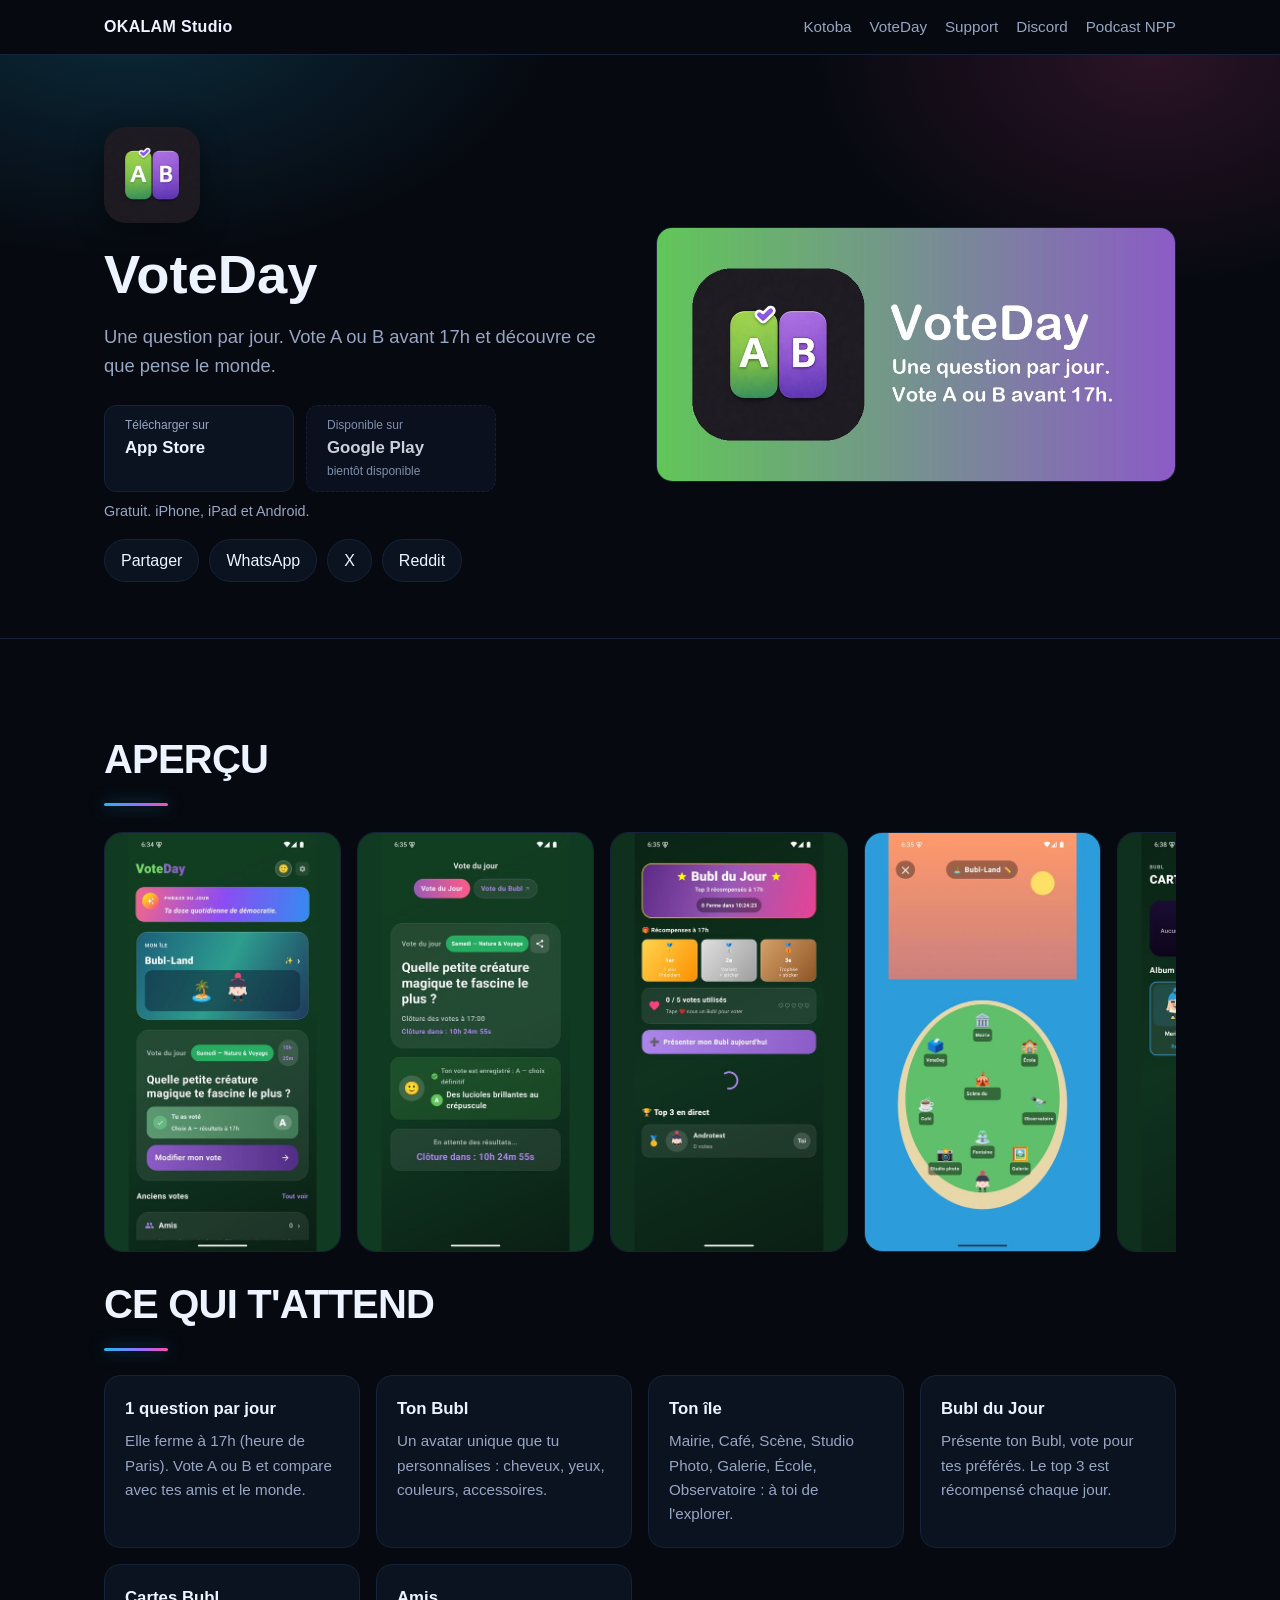
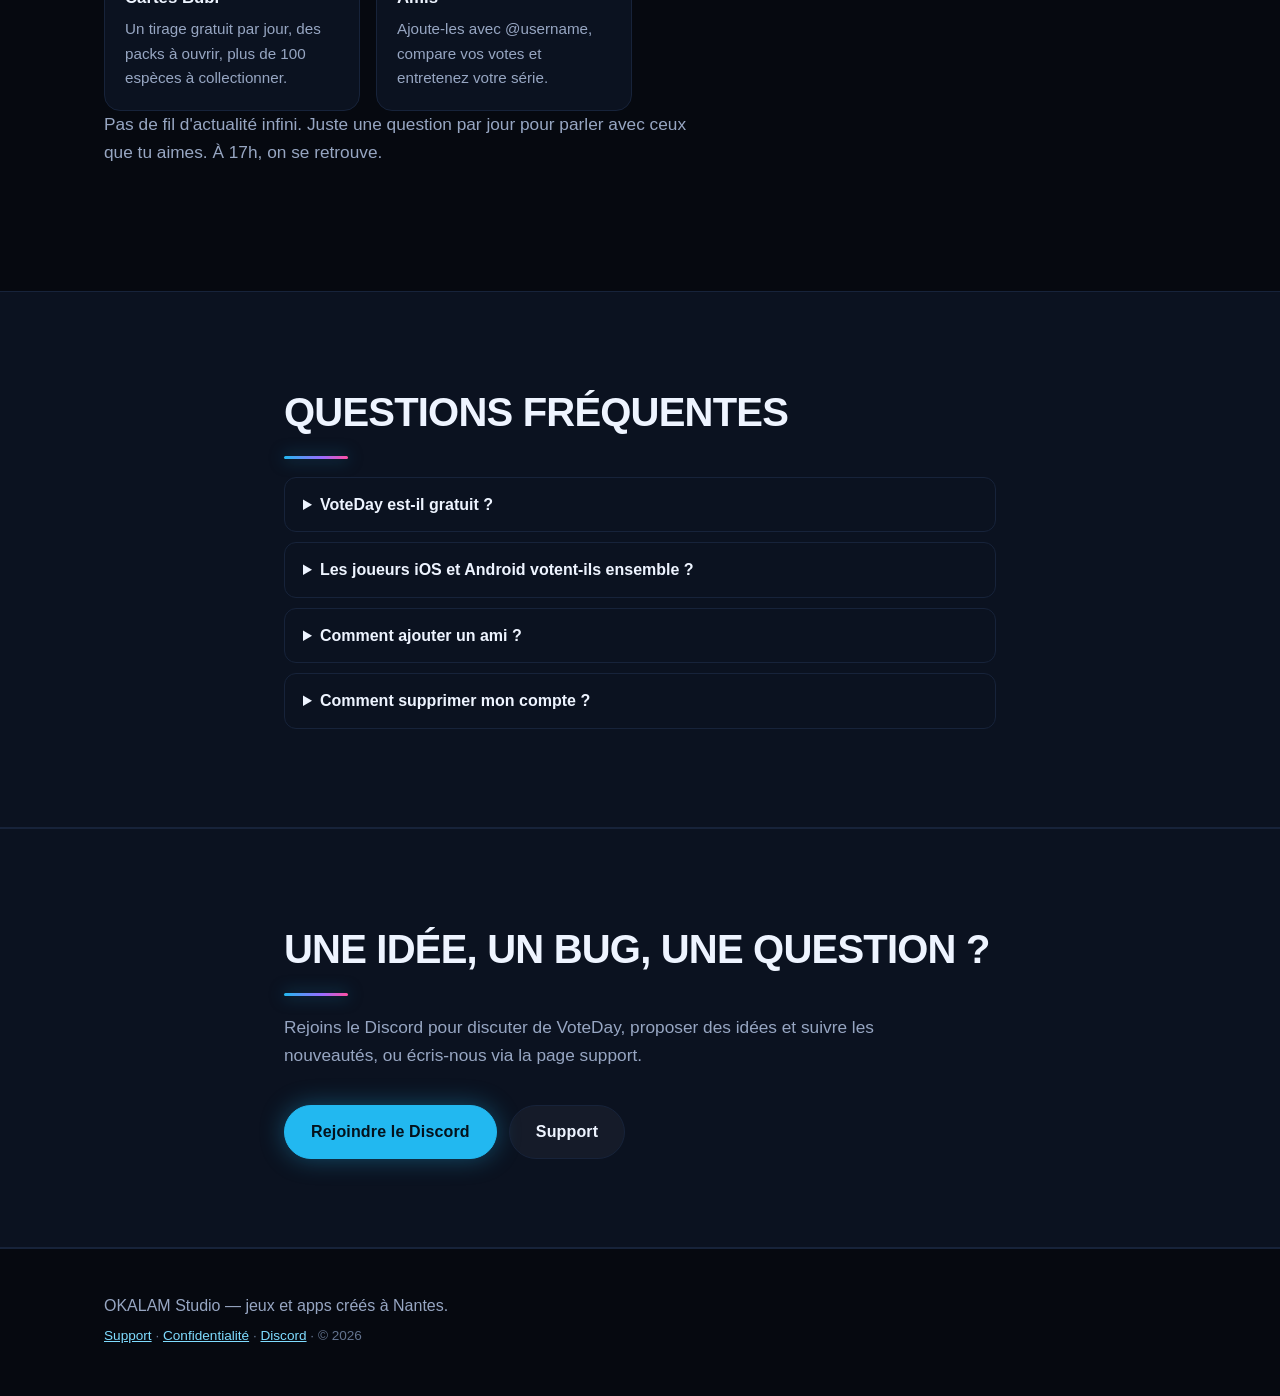
<file: voteday/index.html>
<!DOCTYPE html>
<html lang="fr">
<head>
<meta charset="utf-8">
<meta name="viewport" content="width=device-width, initial-scale=1">
<title>VoteDay — une question par jour, vote A ou B (iOS & Android)</title>
<meta name="description" content="Chaque jour à 17h, une nouvelle question. Vote A ou B, compare avec tes amis et le monde, crée ton Bubl. Gratuit sur iPhone et Android.">
<meta property="og:title" content="VoteDay — une question par jour, vote A ou B (iOS & Android)">
<meta property="og:description" content="Chaque jour à 17h, une nouvelle question. Vote A ou B, compare avec tes amis et le monde, crée ton Bubl. Gratuit sur iPhone et Android.">
<meta property="og:image" content="https://stesouna9.github.io/npp-podcast/img/apps/voteday-feature.jpg">
<meta property="og:image:alt" content="VoteDay, le vote quotidien">
<link rel="canonical" href="https://stesouna9.github.io/npp-podcast/voteday/">
<meta property="og:url" content="https://stesouna9.github.io/npp-podcast/voteday/">
<meta property="og:type" content="website">
<meta property="og:site_name" content="OKALAM Studio">
<meta property="og:locale" content="fr_FR">
<meta name="twitter:card" content="summary_large_image">
<meta name="twitter:title" content="VoteDay — une question par jour, vote A ou B (iOS & Android)">
<meta name="twitter:description" content="Chaque jour à 17h, une nouvelle question. Vote A ou B, compare avec tes amis et le monde, crée ton Bubl. Gratuit sur iPhone et Android.">
<meta name="twitter:image" content="https://stesouna9.github.io/npp-podcast/img/apps/voteday-feature.jpg">
<meta name="twitter:image:alt" content="VoteDay, le vote quotidien">
<link rel="stylesheet" href="../style.css?v=5">
<link rel="stylesheet" href="../apps.css?v=2">
<link rel="icon" href="../img/favicon.png">
<script>window.goatcounter={path:function(p){var h=location.host;if(/github\.io$/.test(h)){var s=p.split("/");h=s[1]+"."+h;p="/"+s.slice(2).join("/")}return h+p}}</script><script data-goatcounter="https://stats.2-29-41-109.sslip.io/count" async src="https://stats.2-29-41-109.sslip.io/count.js"></script>
</head>
<body>
<div class="topbar"><div class="wrap">
  <a class="brand" href="../apps/">OKALAM Studio</a>
  <nav>
    <a href="../kotoba/">Kotoba</a>
    <a href="../voteday/">VoteDay</a>
    <a href="../support/">Support</a>
    <a href="https://discord.gg/a42kMBcp4a" target="_blank" rel="noopener">Discord</a>
    <a href="../">Podcast NPP</a>
  </nav>
</div></div>

<header class="app-hero"><div class="wrap app-hero-inner">
  <div class="app-hero-text">
    <img class="app-icon" src="../img/apps/voteday-icon.png" alt="Icône VoteDay">
    <h1>VoteDay</h1>
    <p class="tag">Une question par jour. Vote A ou B avant 17h et découvre ce que pense le monde.</p>
    <div class="stores">
      <a class="store ios" id="ios" href="https://apps.apple.com/fr/app/voteday/id6760981728" target="_blank" rel="noopener"><small>Télécharger sur</small><strong>App Store</strong></a>
      <span class="store soon android" id="android" data-etat="en test fermé" aria-disabled="true"><small>Disponible sur</small><strong>Google Play</strong><small>bientôt disponible</small></span>
    </div>
    <p class="stores-note" id="stores-note">Gratuit. iPhone, iPad et Android.</p>
    <script>
      (function () {
        var ua = navigator.userAgent || '';
        var id = /android/i.test(ua) ? 'android' : (/iphone|ipad|ipod/i.test(ua) || (/macintosh/i.test(ua) && navigator.maxTouchPoints > 1) ? 'ios' : '');
        var el = id && document.getElementById(id);
        if (!el) return;
        el.classList.add('recommended');
        var n = document.getElementById('stores-note');
        if (n && el.classList.contains('soon')) n.textContent = 'Pas encore disponible sur ' + (id === 'ios' ? 'iPhone et iPad' : 'Android') + ' : ' + el.getAttribute('data-etat') + '.';
      })();
    </script>
    <div class="share">
      <button type="button" id="share-btn">Partager</button>
      <a href="https://wa.me/?text=VoteDay%20%E2%80%94%20une%20question%20par%20jour%2C%20vote%20A%20ou%20B%20https%3A%2F%2Fstesouna9.github.io%2Fnpp-podcast%2Fvoteday%2F" target="_blank" rel="noopener">WhatsApp</a>
      <a href="https://twitter.com/intent/tweet?text=VoteDay%20%E2%80%94%20une%20question%20par%20jour%2C%20vote%20A%20ou%20B&url=https%3A%2F%2Fstesouna9.github.io%2Fnpp-podcast%2Fvoteday%2F" target="_blank" rel="noopener">X</a>
      <a href="https://www.reddit.com/submit?title=VoteDay%20%E2%80%94%20une%20question%20par%20jour%2C%20vote%20A%20ou%20B&url=https%3A%2F%2Fstesouna9.github.io%2Fnpp-podcast%2Fvoteday%2F" target="_blank" rel="noopener">Reddit</a>
    </div>
    <script>
      document.getElementById('share-btn').addEventListener('click', function () {
        var d = { title: document.title, url: location.href };
        if (navigator.share) { navigator.share(d).catch(function () {}); }
        else if (navigator.clipboard) { navigator.clipboard.writeText(location.href); this.textContent = 'Lien copié !'; }
      });
    </script>
  </div>
  <img class="feature" src="../img/apps/voteday-feature.jpg" alt="VoteDay, le vote quotidien">
</div></header>
<main>
<section class="section"><div class="wrap">
  <h2>Aperçu</h2>
  <div class="shots"><img src="../img/apps/voteday-01_menu.jpg" alt="VoteDay — écran : le menu" loading="lazy"><img src="../img/apps/voteday-02_vote.jpg" alt="VoteDay — écran : le vote A ou B" loading="lazy"><img src="../img/apps/voteday-03_bubl_du_jour.jpg" alt="VoteDay — écran : le Bubl du jour" loading="lazy"><img src="../img/apps/voteday-04_ile.jpg" alt="VoteDay — écran : ton île" loading="lazy"><img src="../img/apps/voteday-06_cartes.jpg" alt="VoteDay — écran : les cartes" loading="lazy"></div>
  <h2>Ce qui t'attend</h2>
  <div class="feat-grid"><div class="feat"><h3>1 question par jour</h3><p>Elle ferme à 17h (heure de Paris). Vote A ou B et compare avec tes amis et le monde.</p></div><div class="feat"><h3>Ton Bubl</h3><p>Un avatar unique que tu personnalises : cheveux, yeux, couleurs, accessoires.</p></div><div class="feat"><h3>Ton île</h3><p>Mairie, Café, Scène, Studio Photo, Galerie, École, Observatoire : à toi de l'explorer.</p></div><div class="feat"><h3>Bubl du Jour</h3><p>Présente ton Bubl, vote pour tes préférés. Le top 3 est récompensé chaque jour.</p></div><div class="feat"><h3>Cartes Bubl</h3><p>Un tirage gratuit par jour, des packs à ouvrir, plus de 100 espèces à collectionner.</p></div><div class="feat"><h3>Amis</h3><p>Ajoute-les avec @username, compare vos votes et entretenez votre série.</p></div></div>
  <p class="lead">Pas de fil d'actualité infini. Juste une question par jour pour parler avec ceux que tu aimes. À 17h, on se retrouve.</p>
</div></section>
<section class="section alt faq"><div class="wrap narrow">
  <h2>Questions fréquentes</h2>
  <details><summary>VoteDay est-il gratuit ?</summary><p>Oui. Un achat unique, le Pack Président, débloque des thèmes premium et des bonus sur iOS.</p></details>
  <details><summary>Les joueurs iOS et Android votent-ils ensemble ?</summary><p>Oui, même serveur et mêmes questions pour tout le monde.</p></details>
  <details><summary>Comment ajouter un ami ?</summary><p>Dans l'app, onglet Amis, avec son @username.</p></details>
  <details><summary>Comment supprimer mon compte ?</summary><p>Écris-nous via la <a href="../support/">page support</a> et nous supprimons ton compte et tes données.</p></details>
</div></section>
<section class="section alt"><div class="wrap narrow">
    <h2>Une idée, un bug, une question ?</h2>
    <p class="lead">Rejoins le Discord pour discuter de VoteDay, proposer des idées et suivre les nouveautés, ou écris-nous via la page support.</p>
    <p class="cta"><a class="btn btn-primary" href="https://discord.gg/a42kMBcp4a" target="_blank" rel="noopener">Rejoindre le Discord</a> <a class="btn" href="../support/">Support</a></p>
  </div></section>
</main>

<footer>
  <div class="wrap">
    <p>OKALAM Studio — jeux et apps créés à Nantes.</p>
    <p class="small"><a href="../support/">Support</a> · <a href="../confidentialite/">Confidentialité</a> · <a href="https://discord.gg/a42kMBcp4a" target="_blank" rel="noopener">Discord</a> · © <span id="year">2026</span></p>
  </div>
</footer>
<script>document.getElementById('year').textContent = new Date().getFullYear();</script>
</body>
</html>
</file>
<file: style.css>
/* NPP — Ne paniquez pas ! On va tout faire péter
   Palette calquée sur l'habillage : nuit bleutée, néon cyan, éclairs roses et violets. */

:root {
  --bg: #060910;
  --bg-alt: #0b1220;
  --ink: #eef4ff;
  --ink-soft: #97a6c2;
  --cyan: #22b8f0;
  --cyan-soft: #7fdcff;
  --pink: #ff4fa3;
  --violet: #9b6bff;
  --green: #5ce1a0;
  --line: #17233a;
  --radius: 16px;
  --wrap: 1120px;
}

* { box-sizing: border-box; }
html { scroll-behavior: smooth; }

body {
  margin: 0;
  background: var(--bg);
  color: var(--ink);
  font-family: -apple-system, BlinkMacSystemFont, "Segoe UI", Inter, Helvetica, Arial, sans-serif;
  line-height: 1.6;
  -webkit-font-smoothing: antialiased;
}

.wrap {
  width: 100%;
  max-width: var(--wrap);
  margin: 0 auto;
  padding: 0 24px;
}
.wrap.narrow { max-width: 760px; }

a { color: var(--cyan-soft); }

/* ---------- hero ---------- */

.hero {
  position: relative;
  padding: 96px 0 88px;
  overflow: hidden;
  border-bottom: 1px solid var(--line);
  background:
    radial-gradient(760px 460px at 12% -5%, rgba(34, 184, 240, .22), transparent 62%),
    radial-gradient(620px 420px at 88% 8%, rgba(255, 79, 163, .16), transparent 62%),
    radial-gradient(520px 380px at 65% 100%, rgba(155, 107, 255, .14), transparent 60%),
    var(--bg);
}

/* la bande oblique de l'habillage */
.hero::before,
.hero::after {
  content: "";
  position: absolute;
  left: -10%;
  width: 120%;
  height: 120px;
  background: rgba(255, 255, 255, .022);
  transform: rotate(-4deg);
  pointer-events: none;
}
.hero::before { top: 12%; }
.hero::after { bottom: 6%; height: 90px; transform: rotate(-3deg); }

.hero-inner {
  position: relative;
  display: flex;
  align-items: center;
  gap: 48px;
}

.hero-text { flex: 1; min-width: 0; }

.hero-logo {
  width: min(38vw, 380px);
  border-radius: 20px;
  border: 1px solid var(--line);
  box-shadow: 0 0 0 1px rgba(34, 184, 240, .12), 0 24px 60px rgba(0, 0, 0, .55);
}

.kicker {
  margin: 0 0 10px;
  text-transform: uppercase;
  letter-spacing: .3em;
  font-size: .74rem;
  color: var(--cyan);
}

.hero h1 {
  margin: 0;
  font-size: clamp(4.5rem, 16vw, 9rem);
  line-height: .82;
  letter-spacing: -.045em;
  font-weight: 900;
  color: var(--cyan);
  text-shadow:
    0 0 18px rgba(34, 184, 240, .55),
    0 0 48px rgba(34, 184, 240, .25);
}

.baseline {
  margin: 22px 0 0;
  font-size: clamp(1.3rem, 3.4vw, 2.1rem);
  font-weight: 800;
  line-height: 1.15;
  letter-spacing: -.01em;
  text-transform: uppercase;
}
.baseline span { color: var(--cyan-soft); }

.hosts { margin: 18px 0 0; color: var(--ink-soft); }
.hosts strong { color: var(--ink); }

.cta {
  margin: 32px 0 0;
  display: flex;
  flex-wrap: wrap;
  gap: 12px;
}

.btn {
  display: inline-block;
  padding: 13px 26px;
  border: 1px solid var(--line);
  border-radius: 999px;
  background: rgba(255, 255, 255, .04);
  color: var(--ink);
  text-decoration: none;
  font-weight: 700;
  letter-spacing: .01em;
  transition: transform .15s ease, box-shadow .15s ease, border-color .15s ease, background .15s ease;
}
.btn:hover {
  transform: translateY(-2px);
  border-color: rgba(127, 220, 255, .5);
  background: rgba(255, 255, 255, .08);
}

.btn-primary {
  background: var(--cyan);
  border-color: var(--cyan);
  color: #04121c;
  box-shadow: 0 0 24px rgba(34, 184, 240, .35);
}
.btn-primary:hover { background: var(--cyan-soft); border-color: var(--cyan-soft); }

.btn-pink {
  background: transparent;
  border-color: var(--pink);
  color: #ffd0e5;
  box-shadow: 0 0 18px rgba(255, 79, 163, .2);
}
.btn-pink:hover { background: rgba(255, 79, 163, .14); border-color: var(--pink); }

/* ---------- sections ---------- */

.section { padding: 88px 0; position: relative; }
.section.alt { background: var(--bg-alt); border-block: 1px solid var(--line); }

h2 {
  margin: 0 0 18px;
  font-size: clamp(1.7rem, 4.4vw, 2.5rem);
  letter-spacing: -.02em;
  text-transform: uppercase;
  font-weight: 900;
}
h2::after {
  content: "";
  display: block;
  width: 64px;
  height: 3px;
  margin-top: 12px;
  border-radius: 3px;
  background: linear-gradient(90deg, var(--cyan), var(--violet) 60%, var(--pink));
  box-shadow: 0 0 16px rgba(34, 184, 240, .5);
}

.lead {
  margin: 0 0 36px;
  max-width: 64ch;
  font-size: 1.08rem;
  color: var(--ink-soft);
}

.note { margin-top: 24px; font-size: .9rem; color: #8a99b5; }

/* ---------- cartes ---------- */

.grid {
  display: grid;
  grid-template-columns: repeat(auto-fit, minmax(240px, 1fr));
  gap: 18px;
}

.card {
  padding: 26px;
  border: 1px solid var(--line);
  border-radius: var(--radius);
  background: linear-gradient(180deg, rgba(255, 255, 255, .035), rgba(255, 255, 255, .012));
  transition: border-color .15s ease, transform .15s ease;
}
.card:hover { border-color: rgba(34, 184, 240, .45); transform: translateY(-3px); }

.card .num {
  display: block;
  font-size: .78rem;
  font-weight: 800;
  letter-spacing: .22em;
  color: var(--pink);
  margin-bottom: 10px;
}
.card h3 { margin: 0 0 8px; font-size: 1.15rem; }
.card p { margin: 0; color: var(--ink-soft); }

/* ---------- épisodes ---------- */

.episodes { list-style: none; margin: 0; padding: 0; display: grid; gap: 12px; }

.episode {
  display: flex;
  align-items: center;
  gap: 22px;
  padding: 22px 26px;
  border: 1px solid var(--line);
  border-radius: var(--radius);
  background: rgba(255, 255, 255, .025);
}

.episode.next {
  border-color: rgba(34, 184, 240, .35);
  box-shadow: inset 3px 0 0 var(--cyan);
}

.ep-num {
  font-weight: 900;
  letter-spacing: .06em;
  color: var(--cyan);
  min-width: 78px;
}

.ep-body { flex: 1; }
.ep-body h3 { margin: 0 0 6px; font-size: 1.15rem; }
.ep-body p { margin: 0; color: var(--ink-soft); font-size: .95rem; }

.ep-meta {
  font-size: .8rem;
  text-transform: uppercase;
  letter-spacing: .12em;
  color: var(--pink);
  border: 1px solid rgba(255, 79, 163, .4);
  padding: 5px 14px;
  border-radius: 999px;
  white-space: nowrap;
}

/* ---------- dons ---------- */

.donate {
  padding: 28px;
  border: 1px solid rgba(255, 79, 163, .35);
  border-radius: var(--radius);
  background: linear-gradient(180deg, rgba(255, 79, 163, .08), rgba(155, 107, 255, .05));
}

.donate-label {
  margin: 0 0 6px;
  font-size: .76rem;
  text-transform: uppercase;
  letter-spacing: .24em;
  color: var(--pink);
  font-weight: 800;
}

.donate .cta { margin-top: 22px; }

/* ---------- contact ---------- */

.mail {
  font-size: clamp(1.15rem, 3.4vw, 1.7rem);
  font-weight: 800;
  margin: 0;
  word-break: break-word;
}
.mail a { text-decoration: none; }
.mail a:hover { text-decoration: underline; }

/* ---------- pied ---------- */

footer {
  padding: 44px 0;
  border-top: 1px solid var(--line);
  color: var(--ink-soft);
}
footer p { margin: 0 0 6px; }
footer .small { font-size: .85rem; color: #64748f; }

@media (max-width: 860px) {
  .hero-inner { flex-direction: column-reverse; align-items: flex-start; gap: 32px; }
  .hero-logo { width: min(70vw, 320px); }
}

@media (max-width: 560px) {
  .hero { padding: 72px 0 64px; }
  .section { padding: 64px 0; }
  .episode { flex-wrap: wrap; gap: 12px; }
}

.donate-soon {
  margin: 0;
  font-size: 1.05rem;
  font-weight: 700;
  color: var(--cyan-soft);
}

/* ---------- plateformes d'ecoute ---------- */

.plateformes {
  display: flex;
  flex-wrap: wrap;
  gap: 12px;
  margin: 0 0 30px;
}

.plat {
  display: flex;
  flex-direction: column;
  gap: 2px;
  padding: 14px 22px;
  border: 1px solid var(--line);
  border-radius: var(--radius);
  background: rgba(255, 255, 255, .03);
  text-decoration: none;
  color: var(--ink);
  transition: border-color .15s ease, transform .15s ease;
}
a.plat:hover { border-color: rgba(34, 184, 240, .55); transform: translateY(-2px); }

.plat-nom { font-weight: 800; }
.plat-etat {
  font-size: .74rem;
  text-transform: uppercase;
  letter-spacing: .16em;
  color: var(--cyan);
}
.plat-attente { opacity: .85; border-style: dashed; }
.plat-attente .plat-etat { color: var(--ink-soft); }

.ep-liens { margin-top: 10px !important; display: flex; flex-wrap: wrap; gap: 16px; }
.ep-liens a { font-size: .9rem; font-weight: 700; text-decoration: none; }
.ep-liens a:hover { text-decoration: underline; }

/* ---------- encart "Dans l'épisode" ---------- */
.episode-apps { margin: 24px 0 28px; padding: 18px 22px; border: 1px solid var(--line); border-left: 3px solid var(--cyan); border-radius: var(--radius); background: var(--bg-alt); }
.episode-apps .kicker { margin: 0 0 8px; }
.episode-apps ul { margin: 0; padding-left: 1.1em; color: var(--ink-soft); }
.episode-apps li { margin: 4px 0; }
.episode-apps strong { color: var(--ink); }
.episode-apps .small { margin: 10px 0 0; font-size: .9rem; color: var(--ink-soft); }
</file>
<file: apps.css>
/* Pages apps (Kotoba, VoteDay), support, confidentialité — s'appuie sur style.css */

.topbar { border-bottom: 1px solid var(--line); background: var(--bg); position: sticky; top: 0; z-index: 10; }
.topbar .wrap { display: flex; align-items: center; justify-content: space-between; gap: 16px; padding-top: 14px; padding-bottom: 14px; flex-wrap: wrap; }
.topbar a { text-decoration: none; }
.topbar .brand { font-weight: 800; letter-spacing: .02em; color: var(--ink); }
.topbar nav { display: flex; gap: 18px; flex-wrap: wrap; font-size: .95rem; }
.topbar nav a { color: var(--ink-soft); }
.topbar nav a:hover { color: var(--cyan-soft); }

.app-hero { padding: 72px 0 56px; border-bottom: 1px solid var(--line);
  background:
    radial-gradient(700px 420px at 10% -10%, rgba(34, 184, 240, .20), transparent 62%),
    radial-gradient(560px 380px at 90% 0%, rgba(255, 79, 163, .15), transparent 62%),
    var(--bg); }
.app-hero-inner { display: flex; gap: 40px; align-items: center; flex-wrap: wrap; }
.app-hero-text { flex: 1 1 360px; }
.app-icon { width: 96px; height: 96px; border-radius: 22px; box-shadow: 0 8px 30px rgba(0,0,0,.45); }
.app-hero h1 { margin: 16px 0 6px; font-size: clamp(2.2rem, 6vw, 3.4rem); line-height: 1.05; }
.app-hero .tag { color: var(--ink-soft); font-size: 1.15rem; max-width: 34em; }
.app-hero .feature { flex: 1 1 360px; max-width: 520px; width: 100%; border-radius: var(--radius); border: 1px solid var(--line); }

.stores { display: flex; gap: 12px; flex-wrap: wrap; margin: 24px 0 8px; }
.store { display: inline-flex; flex-direction: column; padding: 10px 20px; border-radius: 12px; border: 1px solid var(--line);
  background: var(--bg-alt); text-decoration: none; color: var(--ink); min-width: 190px; }
.store small { color: var(--ink-soft); font-size: .75rem; }
.store strong { font-size: 1.05rem; }
.store:hover { border-color: var(--cyan); }
.store.recommended { border-color: var(--cyan); box-shadow: 0 0 0 1px var(--cyan) inset; }
.store.soon { opacity: .85; border-style: dashed; pointer-events: none; cursor: default; }
.store:focus-visible, .share a:focus-visible, .share button:focus-visible { outline: 2px solid var(--cyan-soft); outline-offset: 2px; }
.stores-note { color: var(--ink-soft); font-size: .9rem; margin: 6px 0 0; }

.shots { display: flex; gap: 16px; overflow-x: auto; padding: 8px 0 20px; scroll-snap-type: x mandatory; }
.shots img { height: 420px; width: auto; border-radius: 18px; border: 1px solid var(--line); scroll-snap-align: start; flex: 0 0 auto; }

.feat-grid { display: grid; grid-template-columns: repeat(auto-fit, minmax(240px, 1fr)); gap: 16px; margin-top: 24px; }
.feat { background: var(--bg-alt); border: 1px solid var(--line); border-radius: var(--radius); padding: 20px; }
.feat h3 { margin: 0 0 6px; font-size: 1.05rem; }
.feat p { margin: 0; color: var(--ink-soft); font-size: .95rem; }

.apps-grid { display: grid; grid-template-columns: repeat(auto-fit, minmax(300px, 1fr)); gap: 20px; margin-top: 28px; }
.app-card { background: var(--bg-alt); border: 1px solid var(--line); border-radius: var(--radius); padding: 24px; text-decoration: none; color: var(--ink); display: block; }
.app-card:hover { border-color: var(--cyan); }
.app-card img.app-icon { width: 72px; height: 72px; border-radius: 16px; }
.app-card h3 { margin: 14px 0 4px; font-size: 1.4rem; }
.app-card p { color: var(--ink-soft); margin: 0 0 12px; }

.share { display: flex; gap: 10px; flex-wrap: wrap; margin-top: 16px; }
.share a, .share button { font: inherit; cursor: pointer; padding: 8px 16px; border-radius: 999px; border: 1px solid var(--line);
  background: var(--bg-alt); color: var(--ink); text-decoration: none; }
.share a:hover, .share button:hover { border-color: var(--cyan); }

.faq details { background: var(--bg-alt); border: 1px solid var(--line); border-radius: 12px; padding: 14px 18px; margin: 10px 0; }
.faq summary { cursor: pointer; font-weight: 600; }
.faq p { color: var(--ink-soft); margin: 10px 0 0; }

.legal h2 { margin-top: 36px; font-size: 1.3rem; }
.legal p, .legal li { color: var(--ink-soft); }
.legal .updated { font-size: .9rem; }

@media (max-width: 600px) { .shots img { height: 340px; } .app-hero { padding: 48px 0 40px; } }

.dispo-title { margin-top: 40px; }
.dispo { display: grid; grid-template-columns: repeat(auto-fit, minmax(260px, 1fr)); gap: 20px; }
.dispo-app h3 { margin: 0 0 4px; }
</file>
